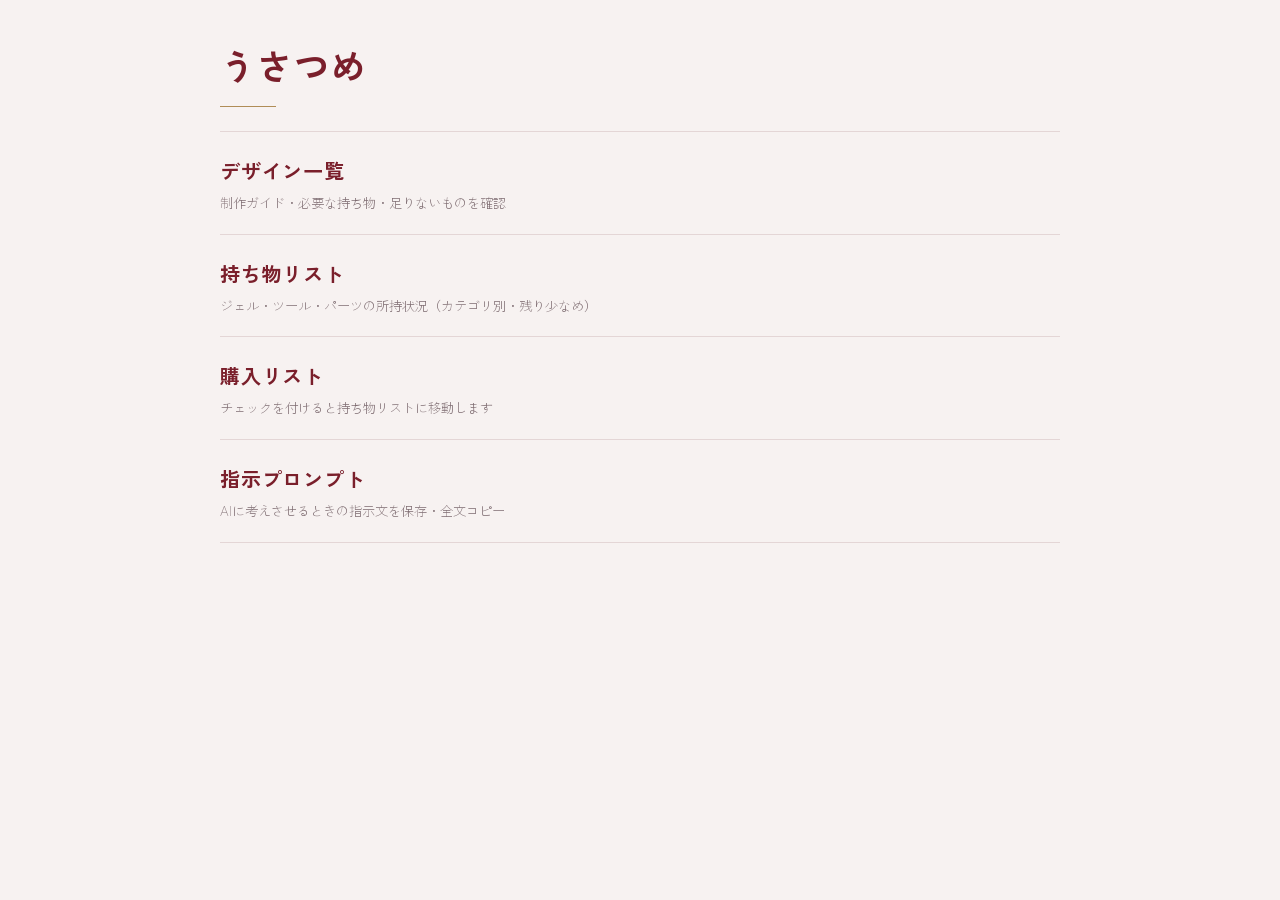
<file: index.html>
<!DOCTYPE html>
<html lang="ja">
<head>
  <meta charset="UTF-8">
  <meta name="viewport" content="width=device-width, initial-scale=1.0">
  <title>うさつめ</title>
  <link rel="stylesheet" href="assets/style.css?v=202611112114">
</head>
<body>
  <h1>うさつめ</h1>
  <ul class="menu">
    <li>
      <a href="designs/index.html">
        <span class="title">デザイン一覧</span>
        <span>制作ガイド・必要な持ち物・足りないものを確認</span>
      </a>
    </li>
    <li>
      <a href="tools/index.html">
        <span class="title">持ち物リスト</span>
        <span>ジェル・ツール・パーツの所持状況（カテゴリ別・残り少なめ）</span>
      </a>
    </li>
    <li>
      <a href="tools/shopping.html">
        <span class="title">購入リスト</span>
        <span>チェックを付けると持ち物リストに移動します</span>
      </a>
    </li>
    <li>
      <a href="prompts/index.html">
        <span class="title">指示プロンプト</span>
        <span>AIに考えさせるときの指示文を保存・全文コピー</span>
      </a>
    </li>
  </ul>

  <div id="lowbox" class="lowbox" hidden>
    <h2>残り少なめ（補充が必要）</h2>
    <ul id="lowlist"></ul>
    <p style="margin:10px 0 0"><a href="tools/shopping.html">購入リストで補充する</a></p>
  </div>

  <script src="assets/config.js?v=202611112114"></script>
  <script src="assets/app.js?v=202611112114"></script>
  <script>
    (async () => {
      if (!ND.configured()) return;
      try {
        await ND.listFast(null, items => {
          const low = items.filter(i => i.status === '持ち物' && i.low);
          document.querySelector('#lowlist').innerHTML = low
            .map(i => `<li>${ND.esc(i.name)}${i.color ? '（' + ND.esc(i.color) + '）' : ''}</li>`).join('');
          document.querySelector('#lowbox').hidden = !low.length;
        });
      } catch (e) { /* 読み込めなくてもトップは表示する */ }
    })();
  </script>
</body>
</html>
</file>
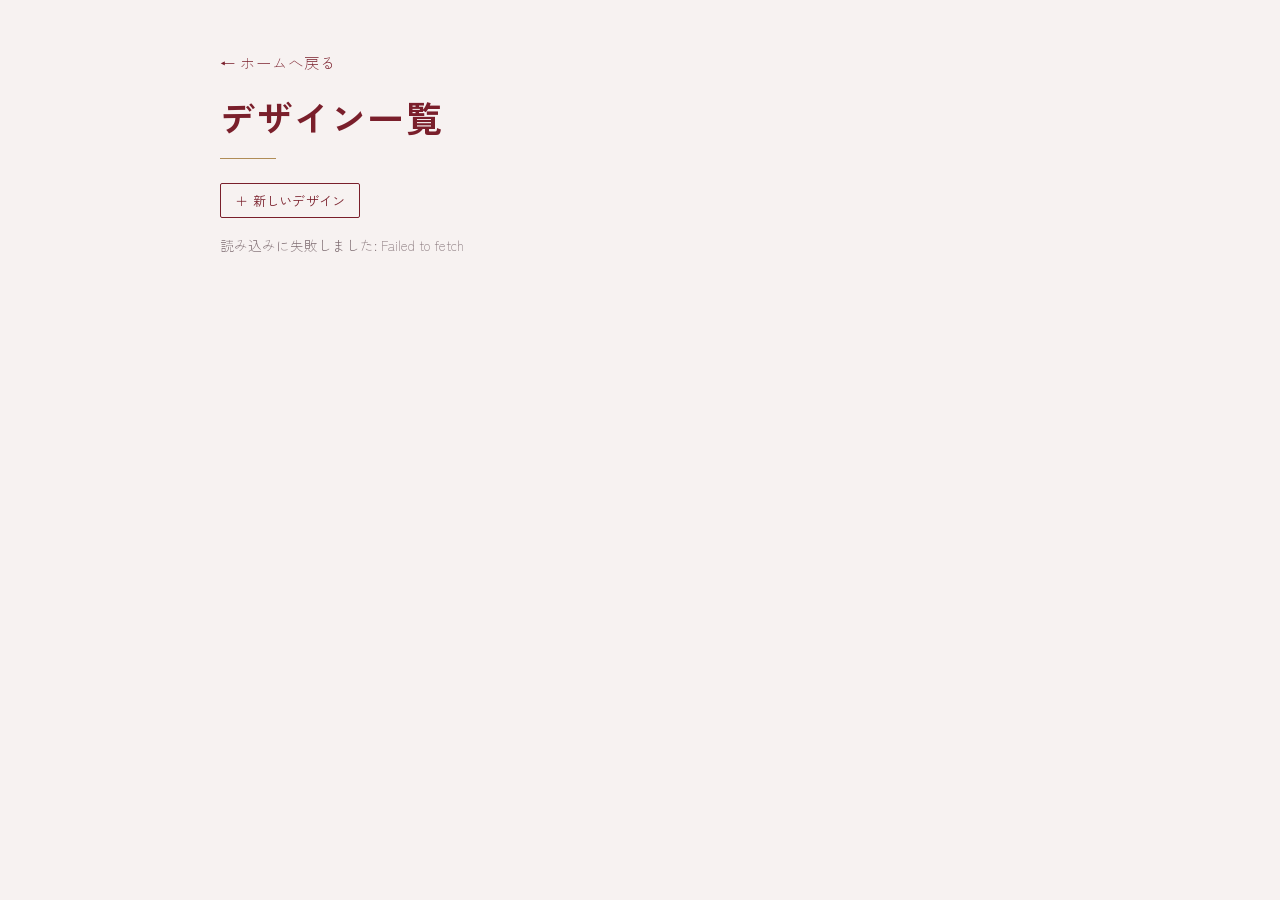
<file: designs/index.html>
<!DOCTYPE html>
<html lang="ja">
<head>
  <meta charset="UTF-8">
  <meta name="viewport" content="width=device-width, initial-scale=1.0">
  <title>デザイン一覧</title>
  <link rel="stylesheet" href="../assets/style.css?v=202611112114">
  <style>
    .design { border-top: 1px solid var(--line); padding: 14px 0 0; margin-bottom: 8px; }
    .design > summary {
      cursor: pointer; list-style: none; font-family: var(--serif); font-weight: 700; font-size: 1.12rem;
      color: var(--bordeaux); letter-spacing: .03em; padding: 4px 0 10px;
    }
    .design > summary::-webkit-details-marker { display: none; }
    .design > summary::after { content: '＋'; float: right; color: var(--muted); font-family: var(--sans); }
    .design[open] > summary::after { content: '－'; }
    .design-body { padding: 4px 0 18px; }
    .design-body h3 { font-family: var(--serif); font-weight: 600; font-size: .98rem; margin: 22px 0 8px; color: var(--ink); }
    .steps { display: grid; grid-template-columns: repeat(auto-fill, minmax(260px, 1fr)); gap: 18px; }
    .step img { width: 100%; height: auto; display: block; border: 1px solid var(--line); background: var(--surface); }
    .step .empty-img { border: 1px dashed var(--line); padding: 36px 0; text-align: center; color: var(--muted); font-size: .85rem; }
    .step figcaption { font-size: .8rem; color: var(--muted); margin: 8px 0 6px; }
    .step input[type=file] { display: none; }
    .guide-link { font-size: .85rem; }

    /* 使うもの：丸い写真で並べる */
    .uses { display: grid; grid-template-columns: repeat(auto-fill, minmax(70px, 1fr)); gap: 14px 8px; margin: 6px 0 10px; }
    .use { min-width: 0; text-align: center; position: relative; }
    .use .ph {
      display: block; width: 54px; height: 54px; margin: 2px auto 6px; border-radius: 50%; object-fit: cover;
      background: var(--surface); border: 1px dashed var(--gold);
    }
    .use img.ph { border: 0; box-shadow: 0 0 0 1px var(--line), 0 0 0 3px var(--paper), 0 0 0 4px rgba(176,141,87,.55); }
    .use .nm { display: block; font-size: .66rem; line-height: 1.4; color: var(--muted); white-space: nowrap; overflow: hidden; text-overflow: ellipsis; }
    .use.not-owned .ph { opacity: .45; }
    .use .buy { display: inline-block; font-size: .6rem; color: var(--bordeaux); border: 1px solid var(--bordeaux); border-radius: 999px; padding: 0 6px; margin-top: 2px; }
    .uses-empty { color: var(--muted); font-size: .85rem; margin: 4px 0 8px; }
    .choose { border-radius: 999px; font-size: .8rem; padding: 6px 14px; }

    /* 使うものを選ぶシート */
    #picker {
      margin: auto auto 0; width: 100%; max-width: 560px; max-height: 92dvh;
      padding: 0; border: 0; border-radius: 18px 18px 0 0; overflow: hidden;
      background: var(--surface); box-shadow: 0 -10px 30px rgba(42, 28, 32, .12);
    }
    #picker[open] { animation: nd-up .25s ease-out; }
    #picker .wrap { display: flex; flex-direction: column; max-height: 92dvh; }
    #picker .pick-body { flex: 1; overflow-y: auto; overscroll-behavior: contain; padding: 4px 20px 16px; }
    #picker h4 { font-size: .85rem; color: var(--bordeaux); margin: 16px 0 10px; font-weight: 700; }
    #picker .grid2 { display: grid; grid-template-columns: repeat(auto-fill, minmax(70px, 1fr)); gap: 14px 8px; }
    #picker .opt { min-width: 0; padding: 0; border: 0; background: transparent; text-align: center; position: relative; border-radius: 0; color: var(--ink); }
    #picker .opt:hover { background: transparent; color: var(--ink); }
    #picker .opt .ph { display: block; width: 54px; height: 54px; margin: 4px auto 6px; border-radius: 50%; object-fit: cover; background: var(--paper); border: 1px dashed var(--gold); transition: box-shadow .15s; }
    #picker .opt img.ph { border: 0; box-shadow: 0 0 0 1px var(--line); }
    #picker .opt .nm { display: block; font-size: .66rem; line-height: 1.4; color: var(--muted); white-space: nowrap; overflow: hidden; text-overflow: ellipsis; }
    #picker .opt.on .ph { box-shadow: 0 0 0 3px var(--surface), 0 0 0 5px var(--bordeaux); }
    #picker .opt.on .nm { color: var(--bordeaux); font-weight: 500; }
    #picker .opt .ck {
      position: absolute; top: 0; left: calc(50% + 14px); width: 20px; height: 20px; border-radius: 50%;
      background: var(--bordeaux); color: #fff; font-size: .7rem; line-height: 20px; display: none; border: 2px solid var(--surface);
    }
    #picker .opt.on .ck { display: block; }
    #picker .count { font-size: .78rem; color: var(--muted); font-weight: 400; margin-left: 8px; }
    /* デザインのカード（タップで詳細ページへ） */
    #list { display: grid; gap: 12px; margin-top: 8px; }
    #list { grid-template-columns: repeat(auto-fill, minmax(150px, 1fr)); gap: 18px 12px; }
    .dcard {
      display: flex; flex-direction: column; gap: 8px; padding: 0; border: 0;
      background: transparent; color: var(--ink); text-decoration: none;
    }
    .dcard:hover { border: 0; }
    .dcard img, .dcard .noimg {
      display: block; width: 100%; aspect-ratio: 4 / 5; border-radius: 16px; object-fit: cover; object-position: top;
      background: var(--surface); border: 1px solid var(--line); box-shadow: 0 4px 14px rgba(42, 28, 32, .06);
    }
    .dcard .noimg { border-style: dashed; border-color: var(--gold); }
    .dcard:hover img { box-shadow: 0 6px 18px rgba(122, 31, 43, .14); }
    .dcard .info { display: flex; flex-direction: column; gap: 2px; padding: 0 2px; min-width: 0; }
    .dcard .dname { font-family: var(--serif); font-weight: 700; color: var(--bordeaux); font-size: .95rem; line-height: 1.4; }
    .dcard .prog { display: block; height: 4px; border-radius: 4px; background: var(--line); overflow: hidden; }
    .dcard .prog span { display: block; height: 100%; background: var(--gold); border-radius: 4px; }
    .dcard .meta { font-size: .75rem; }
    .dcard .go { font-size: 1.4rem; color: var(--muted); }
    #new-dlg h4.sub { font-size: .85rem; color: var(--bordeaux); margin: 22px 0 8px; font-weight: 700; }
    .buys { list-style: none; padding: 0; margin: 0 0 10px; }
    .buys li { display: flex; align-items: center; gap: 10px; padding: 8px 0; border-bottom: 1px solid var(--line); font-size: .9rem; }
    .buys li span { flex: 1; min-width: 0; }
    .buys li small { display: block; color: var(--muted); font-size: .75rem; }
    .buys li button { border: 0; background: transparent; color: var(--muted); font-size: 1.1rem; padding: 2px 8px; }
    .buys li button:hover { background: transparent; color: var(--bordeaux); }
    .thumbpick { display: flex; align-items: center; gap: 12px; margin-top: 6px; }
    .tprev { width: 64px; height: 80px; border-radius: 10px; border: 1px dashed var(--gold); background: var(--paper); flex-shrink: 0; overflow: hidden; }
    .tprev img { width: 100%; height: 100%; object-fit: cover; display: block; }
    .thumbpick input { margin-top: 0 !important; }
  </style>
</head>
<body>
  <p><a href="../index.html">← ホームへ戻る</a></p>
  <h1>デザイン一覧</h1>
  <p><button id="newbtn">＋ 新しいデザイン</button></p>

  <div id="list"></div>


  <p id="msg" class="note"></p>

  <script src="../assets/config.js?v=202611112114"></script>
  <script src="../assets/app.js?v=202611112114"></script>
  <script>
    const $ = s => document.querySelector(s);
    let items = [];
    let images = []; // 差し替えた指示画像（シート designimages）
    const KINDS = ['ジェル', 'パーツ'];
    const photoSrc = p => /^(https?:|data:)/.test(p) ? p : '../' + p;
    const ph = i => i.photo && !String(i.photo).startsWith('text:')
      ? `<img class="ph" src="${ND.esc(photoSrc(i.photo))}" alt="" loading="lazy">`
      : '<span class="ph"></span>';

    // デザインキー → 表示名・ガイドページ・既定の指示画像
    const DESIGNS = {
      harvard: {
        name: 'Harvard Law Chic（SET02）',
        page: 'harvard-law-chic/index.html',
        defaults: {
          STEP2A: 'harvard-law-chic/images/right-hand-step2a.png',
          STEP2B: 'harvard-law-chic/images/left-hand-step2b.png'
        }
      }
    };

    // 指示画像の枠（どのデザインでも2枚）
    const SLOTS = [
      { slot: 'STEP2A', label: 'STEP 2A（右手）' },
      { slot: 'STEP2B', label: 'STEP 2B（左手）' }
    ];

    async function reload() {
      if (!ND.configured()) {
        $('#msg').textContent = 'まだ設定されていません。';
        return;
      }
      try {
        let loaded = false;
        await Promise.all([
          ND.listFast(null, d => { items = d; loaded = true; render(); }),
          ND.listFast('designimages', d => { images = d; if (loaded) render(); }).catch(() => { images = []; })
        ]);
      } catch (e) {
        $('#msg').textContent = '読み込みに失敗しました: ' + e.message;
      }
    }

    // 枠ごとの画像URL：差し替えたもの → 既定の画像 の順
    // 大きな画像は 45,000 文字ずつ「STEP2A#0, #1…」に分けて保存し、本体には「chunks:個数」を入れる
    function imageFor(key, slot) {
      const hit = images.find(x => x.design === key && x.slot === slot);
      const url = hit ? String(hit.url ?? '') : '';
      if (url.startsWith('chunks:')) {
        const n = parseInt(url.slice(7), 10);
        const parts = [];
        for (let k = 0; k < n; k++) {
          const c = images.find(x => x.design === key && x.slot === `${slot}#${k}`);
          if (!c) return '';
          parts.push(String(c.url));
        }
        return parts.join('');
      }
      if (url) return url;
      const d = DESIGNS[key];
      return d && d.defaults && d.defaults[slot] ? d.defaults[slot] : '';
    }

    // デザインの名前・削除の印は、指示画像と同じ表（designimages）に NAME / HIDDEN として持つ
    const metaOf = (key, slot) => String((images.find(x => x.design === key && x.slot === slot) || {}).url ?? '');
    const nameOf = key => metaOf(key, 'NAME') || (DESIGNS[key] || {}).name || key;
    const isHidden = key => metaOf(key, 'HIDDEN') === '1';
    function setMeta(key, slot, url) {
      const hit = images.find(x => x.design === key && x.slot === slot);
      if (hit) hit.url = url; else images.push({ design: key, slot, url });
    }

    function render() {
      const keys = [...new Set([...Object.keys(DESIGNS), ...items.flatMap(ND.designsOf), ...images.map(x => x.design)])]
        .filter(k => k && !isHidden(k));
      if (!keys.length) {
        $('#list').innerHTML = '<p class="done">まだありません。</p>';
        return;
      }
      $('#list').innerHTML = keys.map(key => {
        const d = DESIGNS[key] || { name: key };
        const need = items.filter(i => i.status !== '削除' && KINDS.includes(i.category) && ND.designsOf(i).includes(key));
        const have = need.filter(i => i.status === '持ち物');
        const src = metaOf(key, 'THUMB') || imageFor(key, SLOTS[0].slot);
        const pct = need.length ? Math.round(have.length / need.length * 100) : 0;
        return `
          <a class="dcard" href="view.html?d=${encodeURIComponent(key)}">
            ${src ? `<img src="${ND.esc(src)}" alt="" loading="lazy">` : '<span class="noimg"></span>'}
            <span class="info">
              <span class="dname">${ND.esc(nameOf(key))}</span>
              <span class="meta">持っている ${have.length} / ${need.length}</span>
            </span>
          </a>`;
      }).join('');
    }

    const useTile = i => `
      <div class="use${i.status === '持ち物' ? '' : ' not-owned'}">
        ${ph(i)}
        <span class="nm">${ND.esc(i.name)}</span>
        ${i.status === '持ち物' ? '' : '<span class="buy">未購入</span>'}
      </div>`;


    // 使うものを選ぶシート（ジェル・パーツを丸で並べて、タップで選ぶ）
    function openPicker(selected, title, onDone) {
      document.querySelector('#picker')?.remove();
      const sel = new Set(selected);
      const d = document.createElement('dialog');
      d.id = 'picker';
      const opt = i => `<button type="button" class="opt${sel.has(i.id) ? ' on' : ''}" data-id="${ND.esc(i.id)}" aria-pressed="${sel.has(i.id)}">
          ${ph(i)}<span class="ck">✓</span><span class="nm">${ND.esc(i.name)}</span></button>`;
      const section = c => {
        const list = items.filter(i => i.category === c && i.status !== '削除');
        list.sort((a, b) => (a.status === '持ち物' ? 0 : 1) - (b.status === '持ち物' ? 0 : 1));
        return list.length ? `<h4>${c}</h4><div class="grid2">${list.map(opt).join('')}</div>` : '';
      };
      d.innerHTML = `<div class="wrap">
          <div class="form-head"><h3>${ND.esc(title)}<span class="count"></span></h3></div>
          <div class="pick-body">${KINDS.map(section).join('')}</div>
          <div class="form-foot"><button type="button" data-act="cancel">キャンセル</button><button type="button" data-act="ok" style="background:var(--bordeaux);color:#fff">決定</button></div>
        </div>`;
      document.body.appendChild(d);
      const count = () => { d.querySelector('.count').textContent = sel.size + '個'; };
      count();
      d.addEventListener('click', e => {
        if (e.target === d) return d.close();
        const o = e.target.closest('.opt');
        if (o) {
          const id = o.dataset.id;
          sel.has(id) ? sel.delete(id) : sel.add(id);
          o.classList.toggle('on', sel.has(id));
          o.setAttribute('aria-pressed', sel.has(id));
          return count();
        }
        const act = e.target.closest('[data-act]')?.dataset.act;
        if (act === 'cancel') d.close();
        if (act === 'ok') { d.close(); onDone(sel); }
      });
      d.showModal();
    }

    // デザインに使うものを保存（変わった持ち物の designs 列だけ書き換える）
    function applyUses(key, sel) {
      const changed = [];
      items.filter(i => KINDS.includes(i.category)).forEach(i => {
        const keys = ND.designsOf(i);
        const has = keys.includes(key), want = sel.has(i.id);
        if (has === want) return;
        const next = want ? [...keys, key] : keys.filter(k => k !== key);
        i.designs = next.join(', ');
        changed.push(i);
      });
      if (!changed.length) return;
      render();
      ND.later(async () => {
        for (const i of changed) await ND.send('update', { id: i.id, fields: { designs: i.designs } });
      }, reload);
    }

    $('#list').addEventListener('click', e => {
      const b = e.target.closest('button[data-choose]');
      if (!b) return;
      const key = b.dataset.choose;
      const d = DESIGNS[key] || { name: key };
      const current = items.filter(i => ND.designsOf(i).includes(key)).map(i => i.id);
      openPicker(current, d.name, sel => applyUses(key, sel));
    });


    // 「写真を入れる」ボタンで、対応する入力欄を開く
    $('#list').addEventListener('click', e => {
      const b = e.target.closest('button[data-act="pick"]');
      if (!b) return;
      const input = b.parentElement.querySelector('input[type=file]');
      input.click();
    });

    // 写真を選んだら、軽くしてドライブに保存し、枠に登録する
    $('#list').addEventListener('change', async e => {
      const input = e.target;
      if (input.type !== 'file') return;
      const file = input.files[0];
      if (!file) return;
      $('#msg').textContent = '写真を軽くして保存しています…';
      try {
        const url = await ND.uploadPhoto(file);
        await ND.send('setDesignImage', { design: input.dataset.design, slot: input.dataset.slot, url });
        $('#msg').textContent = '指示画像を入れ替えました。';
        await reload();
      } catch (err) {
        $('#msg').textContent = '保存できませんでした: ' + err.message;
      }
      input.value = '';
    });

    // 新しいデザイン：名前とサムネイルを入れたら、デザインのページで「使うもの」を入力する
    $('#newbtn').onclick = () => {
      document.querySelector('#new-dlg')?.remove();
      const d = document.createElement('dialog');
      d.id = 'new-dlg';
      d.innerHTML = `<form>
          <div class="form-head" tabindex="-1" autofocus><h3>新しいデザイン</h3></div>
          <div class="form-body">
            <label>デザイン名<input name="name" required></label>
            <label>サムネイル写真<span class="thumbpick"><span class="tprev" data-tprev></span><input type="file" accept="image/*" name="thumb"></span></label>
          </div>
          <div class="form-foot"><button type="button" data-x>キャンセル</button><button type="submit">次へ（使うものを入力）</button></div>
        </form>`;
      document.body.appendChild(d);
      let thumb = '';
      d.querySelector('[data-x]').onclick = () => d.close();
      d.querySelector('input[name=thumb]').addEventListener('change', async e => {
        const f = e.target.files[0];
        if (!f) return;
        e.target.value = '';
        const out = await ND.cropImage(await ND.imageData(f, 1600, .9));
        if (!out) return;
        thumb = out;
        d.querySelector('[data-tprev]').innerHTML = `<img src="${thumb}" alt="">`;
      });
      d.querySelector('form').onsubmit = async e => {
        e.preventDefault();
        const name = new FormData(e.target).get('name').trim();
        if (!name) return;
        const key = 'd' + Date.now().toString(36);
        const btn = d.querySelector('button[type=submit]');
        btn.disabled = true;
        btn.textContent = '作成しています…';
        try {
          await ND.send('setDesignImage', { design: key, slot: 'NAME', url: name });
          if (thumb) await ND.send('setDesignImage', { design: key, slot: 'THUMB', url: thumb });
          location.href = `view.html?d=${encodeURIComponent(key)}&setup=1`;
        } catch (err) {
          alert('作成できませんでした: ' + err.message);
          btn.disabled = false;
          btn.textContent = '次へ（使うものを入力）';
        }
      };
      d.showModal();
    };

    reload();
  </script>
</body>
</html>
</file>
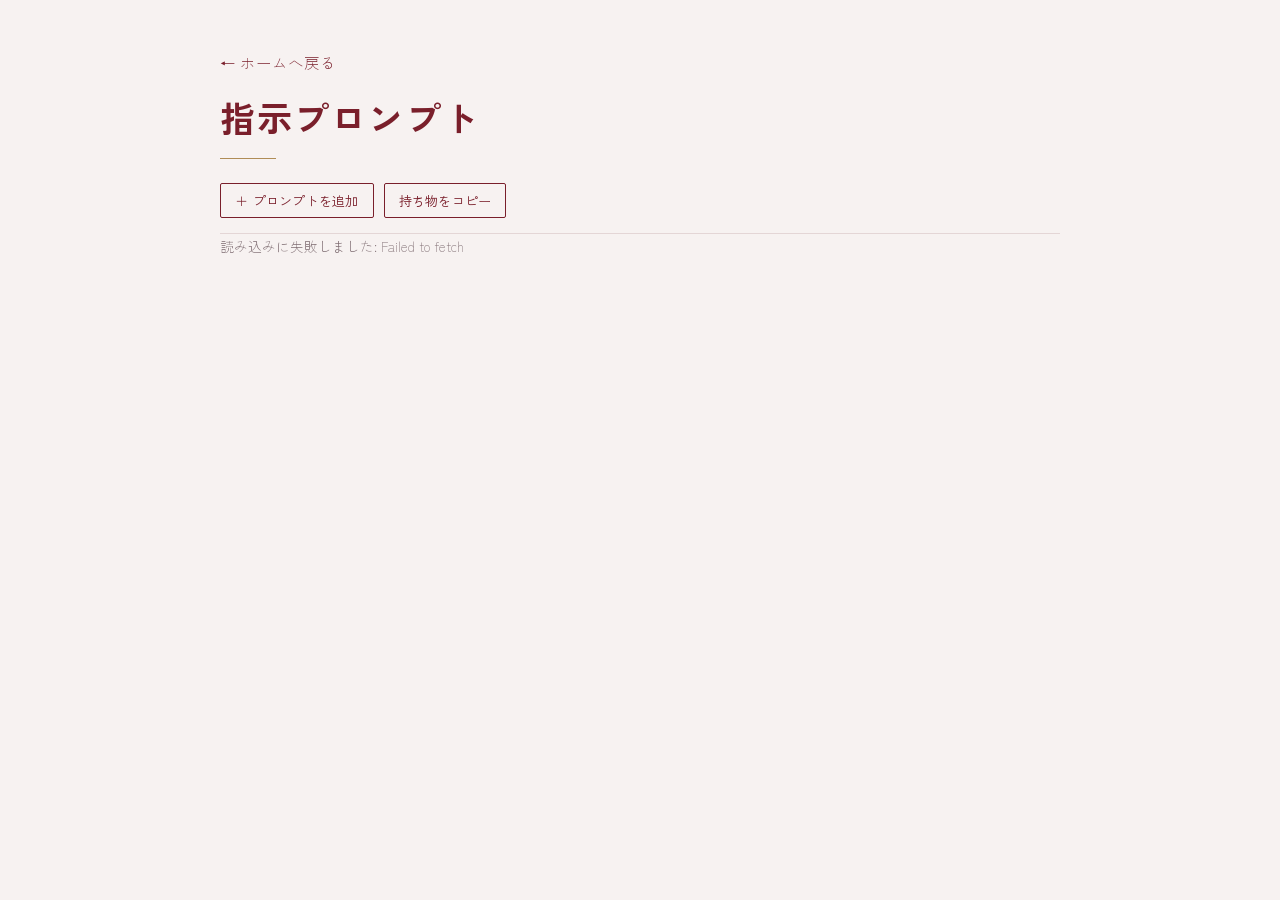
<file: prompts/index.html>
<!DOCTYPE html>
<html lang="ja">
<head>
  <meta charset="UTF-8">
  <meta name="viewport" content="width=device-width, initial-scale=1.0">
  <title>指示プロンプト</title>
  <link rel="stylesheet" href="../assets/style.css?v=202611112114">
  <style>
    /* タイトルだけの一覧。タップで本文とボタンが開く */
    #list { border-bottom: 1px solid var(--line); }
    .prompt { padding: 0; }
    .prompt .ttl {
      display: flex; width: 100%; align-items: center; gap: 10px; text-align: left;
      border: 0; border-radius: 0; background: transparent; color: var(--ink);
      padding: 15px 2px; font-family: var(--serif); font-weight: 700; font-size: 1rem; letter-spacing: .03em;
    }
    .prompt .ttl:hover { background: transparent; color: var(--bordeaux); }
    .prompt .ttl span { flex: 1; }
    .prompt .ttl::after { content: '＋'; font-family: var(--sans); font-weight: 300; color: var(--muted); }
    .prompt.open .ttl::after { content: '－'; }
    .prompt .body { display: none; padding: 0 0 18px; }
    .prompt.open .body { display: block; }
    .prompt.open pre { max-height: none; margin-top: 12px; }
    .prompt .actions { margin: 0; }
    .topbtns button { margin-right: 6px; }
    mark.inv {
      background: #fbdbe2; color: var(--bordeaux); font-weight: 500;
      padding: 0 6px; border-radius: 999px; font-size: .9em;
    }
    /* 編集画面：重ねて出さず、ふつうのページとして表示（iPhone でカーソルやタップがずれないように） */
    body.editing #main { display: none; }
    body.editing { padding-top: 0; }
    .ed-bar button[type=submit], .ed-bar .primary { background: var(--bordeaux); color: #fff; border-color: var(--bordeaux); }
    #pr-edit[hidden] { display: none; }
    .ed-bar {
      position: sticky; top: 0; z-index: 5; display: flex; align-items: center; gap: 10px;
      margin: 0 -20px 14px; padding: 10px 20px; background: var(--surface, #fff);
      border-bottom: 1px solid var(--line);
    }
    .ed-bar h3 { flex: 1; margin: 0 !important; text-align: center; font-size: 1rem; }
    .ed-bar button { padding: 8px 16px; border-radius: 10px; font-size: .92rem; }
    #pr-edit label { display: block; margin-top: 12px; }
    #pr-edit input, #pr-edit textarea { font-size: 16px; width: 100%; box-sizing: border-box; }
    #pr-edit textarea { resize: none; overflow: hidden; line-height: 1.7; min-height: 40vh; }
    .ed-label { display: flex; align-items: center; justify-content: space-between; margin-top: 16px; }
    /* 持ち物を選んでコピー */
    body.picking #main { display: none; }
    body.picking { padding-top: 0; }
    #pick[hidden] { display: none; }
    #pick h2 { display: flex; align-items: baseline; justify-content: space-between; font-size: 1rem; margin: 18px 0 10px; border: 0; padding: 0; }
    #pick h2 button { border: 0; background: transparent; padding: 2px 0; font-size: .8rem; color: var(--bordeaux); text-decoration: underline; text-underline-offset: 3px; }
    .pk-grid { display: grid; grid-template-columns: repeat(4, minmax(0, 1fr)); gap: 14px 10px; }
    .pk {
      position: relative; display: flex; flex-direction: column; align-items: center; gap: 5px;
      border: 0; background: transparent; padding: 0; color: var(--ink); min-width: 0;
    }
    .pk:hover { background: transparent; }
    .pk .ph {
      width: 60px; height: 60px; border-radius: 50%; object-fit: cover; display: grid; place-items: center;
      background: #f3e9ea; border: 2px solid transparent; outline: 2px solid transparent; outline-offset: 2px;
      font-size: .72rem; color: var(--bordeaux); overflow: hidden; transition: opacity .15s;
    }
    .pk.part .ph { border-radius: 12px; }
    .pk .nm { font-size: .68rem; line-height: 1.35; width: 100%; text-align: center; color: var(--muted);
      display: -webkit-box; -webkit-line-clamp: 2; -webkit-box-orient: vertical; overflow: hidden; }
    .pk:not(.on) .ph { opacity: .35; }
    .pk:not(.on) .nm { opacity: .55; }
    .pk.on .ph { outline-color: var(--bordeaux); }
    .pk.on::after {
      content: '✓'; position: absolute; top: -4px; right: calc(50% - 36px); width: 20px; height: 20px; border-radius: 50%;
      background: var(--bordeaux); color: #fff; font-size: .7rem; display: grid; place-items: center;
    }
    .insert button { font-size: .8rem; padding: 5px 12px; border-radius: 999px; }
  </style>
</head>
<body>
  <div id="main">
  <p><a href="../index.html">← ホームへ戻る</a></p>
  <h1>指示プロンプト</h1>
  <p class="topbtns"><button id="add">＋ プロンプトを追加</button> <button id="copyinv">持ち物をコピー</button></p>

  <div id="list"></div>
  <p id="msg" class="note"></p>
  </div>

  <div id="pick" hidden>
    <div class="ed-bar">
      <button type="button" id="pk-cancel">キャンセル</button>
      <h3 id="pk-head">持ち物を選ぶ</h3>
      <button type="button" id="pk-copy" class="primary">コピー</button>
    </div>
    <div id="pk-list"></div>
  </div>

  <form id="pr-edit" hidden>
    <div class="ed-bar">
      <button type="button" id="pr-cancel">キャンセル</button>
      <h3 id="pr-head">編集</h3>
      <button type="submit">保存</button>
    </div>
    <label>タイトル<input name="title" required></label>
    <div class="ed-label"><span>プロンプト本文</span><span class="insert"><button type="button" id="pr-inv">＋ 持ち物を差し込む</button></span></div>
    <textarea name="body" required aria-label="プロンプト本文"></textarea>
  </form>

  <script src="../assets/config.js?v=202611112114"></script>
  <script src="../assets/app.js?v=202611112114"></script>
  <script>
    const $ = s => document.querySelector(s);
    let prompts = [];
    let items = [];   // 持ち物（{持ち物} の差し込み用）
    const TOKEN_INV = '{持ち物}';
    const fill = body => String(body || '').split(TOKEN_INV).join(ND.inventoryText(items));

    async function reload() {
      if (!ND.configured()) {
        $('#msg').textContent = 'まだ設定されていません。';
        return;
      }
      try {
        await Promise.all([
          ND.listFast('prompts', d => { prompts = d; render(); }),
          ND.listFast(null, d => { items = d; })
        ]);
      } catch (e) {
        $('#msg').textContent = '読み込みに失敗しました: ' + e.message;
      }
    }

    function render() {
      $('#list').innerHTML = prompts.length
        ? prompts.map(p => `
            <div class="prompt" data-id="${ND.esc(p.id)}">
              <button type="button" class="ttl" data-act="toggle"><span>${ND.esc(p.title || '（無題）')}</span></button>
              <div class="body">
                <div class="actions">
                  <button data-act="copy">全文コピー</button>
                  ${String(p.body).includes(TOKEN_INV) ? '<button data-act="pick">選んでコピー</button>' : ''}
                  <button data-act="edit">編集</button>
                  <button data-act="delete">削除</button>
                </div>
                <pre>${ND.esc(p.body).split(ND.esc(TOKEN_INV)).join('<mark class="inv">持ち物</mark>')}</pre>
              </div>
            </div>`).join('')
        : '<p class="empty">まだありません。</p>';
    }

    // 全文コピー・全文表示・編集・削除
    $('#list').addEventListener('click', async e => {
      const b = e.target.closest('button[data-act]');
      if (!b) return;
      const card = b.closest('.prompt');
      const p = prompts.find(x => x.id === card.dataset.id);
      if (!p) return;

      if (b.dataset.act === 'toggle') {
        card.classList.toggle('open');
        return;
      }
      if (b.dataset.act === 'copy') {
        await ND.copyText(fill(p.body));
        b.textContent = 'コピーしました';
        setTimeout(() => { b.textContent = '全文コピー'; }, 1500);
        return;
      }
      if (b.dataset.act === 'pick') {
        return openPick(p);
      }
      if (b.dataset.act === 'edit') {
        return openForm(p);
      }
      if (b.dataset.act === 'delete') {
        if (!confirm(`「${p.title || '（無題）'}」を削除しますか？`)) return;
        prompts = prompts.filter(x => x !== p);
        render();
        ND.later(() => ND.send('deletePrompt', { id: p.id }), reload);
      }
    });

    // 追加・編集（ページを切り替えて表示）
    const form = $('#pr-edit'), ta = form.querySelector('textarea');
    let editing = null, backY = 0;
    const grow = () => { ta.style.height = 'auto'; ta.style.height = ta.scrollHeight + 'px'; };
    ta.addEventListener('input', grow);

    function openForm(p) {
      editing = p;
      backY = scrollY;
      $('#pr-head').textContent = p ? '編集' : '追加';
      form.title.value = p?.title || '';
      ta.value = p?.body || '';
      document.body.classList.add('editing');
      form.hidden = false;
      scrollTo(0, 0);
      grow();
    }
    function closeForm() {
      form.hidden = true;
      document.body.classList.remove('editing');
      document.activeElement?.blur();
      scrollTo(0, backY);
    }
    $('#pr-cancel').onclick = closeForm;
    // カーソルの位置に {持ち物} を入れる（コピーするとき今の持ち物一覧に置き換わる）
    $('#pr-inv').addEventListener('pointerdown', e => e.preventDefault()); // 押してもキーボードが閉じない
    $('#pr-inv').onclick = () => {
      const a = ta.selectionStart ?? ta.value.length, b = ta.selectionEnd ?? a;
      ta.value = ta.value.slice(0, a) + TOKEN_INV + ta.value.slice(b);
      ta.focus();
      ta.setSelectionRange(a + TOKEN_INV.length, a + TOKEN_INV.length);
      grow();
    };
    form.onsubmit = e => {
      e.preventDefault();
      const p = editing;
      const fields = { title: form.title.value.trim(), body: ta.value.trim() };
      if (p) {
        Object.assign(p, fields);
        ND.later(() => ND.send('updatePrompt', { id: p.id, ...fields }), reload);
      } else {
        prompts.push({ id: 'tmp' + Date.now(), ...fields });
        ND.later(() => ND.send('addPrompt', fields), reload);
      }
      render();
      closeForm();
    };

    // 持ち物を選んでコピー（前回選んだものを覚えておく）
    const photoSrc = ph => /^(https?:|data:)/.test(ph) ? ph : '../' + ph;
    const pickKey = p => 'nd_pick_' + p.id;
    let picking = null, chosen = new Set();
    function openPick(p) {
      picking = p;
      backY = scrollY;
      const mine = items.filter(i => i.status === '持ち物');
      let saved = null;
      try { saved = JSON.parse(localStorage.getItem(pickKey(p)) || 'null'); } catch {}
      chosen = new Set(saved ? saved.filter(id => mine.some(i => i.id === id)) : []);
      const tile = i => {
        const ph = String(i.photo || '');
        const vis = ph.startsWith('text:') ? `<span class="ph">${ND.esc(ph.slice(5))}</span>`
          : ph ? `<img class="ph" src="${ND.esc(photoSrc(ph))}" alt="" loading="lazy">` : '<span class="ph"></span>';
        return `<button type="button" class="pk ${i.category === 'パーツ' ? 'part' : ''} ${chosen.has(i.id) ? 'on' : ''}" data-id="${ND.esc(i.id)}" aria-pressed="${chosen.has(i.id)}">${vis}<span class="nm">${ND.esc(i.name)}</span></button>`;
      };
      $('#pk-list').innerHTML = ['ジェル', 'パーツ'].map(c => {
        const g = mine.filter(i => i.category === c);
        return g.length ? `<h2>${c}<button type="button" data-all="${c}">すべて選ぶ</button></h2><div class="pk-grid">${g.map(tile).join('')}</div>` : '';
      }).join('') || '<p class="empty">持ち物がまだありません。</p>';
      refreshPick();
      document.body.classList.add('picking');
      $('#pick').hidden = false;
      scrollTo(0, 0);
    }
    function refreshPick() {
      document.querySelectorAll('#pick .pk').forEach(el => {
        const on = chosen.has(el.dataset.id);
        el.classList.toggle('on', on); el.setAttribute('aria-pressed', on);
      });
      document.querySelectorAll('#pick [data-all]').forEach(btn => {
        const ids = items.filter(i => i.status === '持ち物' && i.category === btn.dataset.all).map(i => i.id);
        btn.textContent = ids.every(id => chosen.has(id)) ? 'すべて外す' : 'すべて選ぶ';
      });
      $('#pk-head').textContent = chosen.size ? `${chosen.size}個 選択中` : '持ち物を選ぶ';
    }
    function closePick() {
      $('#pick').hidden = true;
      document.body.classList.remove('picking');
      scrollTo(0, backY);
    }
    $('#pk-list').addEventListener('click', e => {
      const all = e.target.closest('[data-all]');
      if (all) {
        const ids = items.filter(i => i.status === '持ち物' && i.category === all.dataset.all).map(i => i.id);
        const every = ids.every(id => chosen.has(id));
        ids.forEach(id => every ? chosen.delete(id) : chosen.add(id));
        return refreshPick();
      }
      const t = e.target.closest('.pk');
      if (!t) return;
      chosen.has(t.dataset.id) ? chosen.delete(t.dataset.id) : chosen.add(t.dataset.id);
      refreshPick();
    });
    $('#pk-cancel').onclick = closePick;
    $('#pk-copy').onclick = async e => {
      const b = e.currentTarget;
      if (!chosen.size) { $('#pk-head').textContent = '1つ以上選んでね'; return; }
      const sel = items.filter(i => chosen.has(i.id));
      try { localStorage.setItem(pickKey(picking), JSON.stringify([...chosen])); } catch {}
      await ND.copyText(String(picking.body || '').split(TOKEN_INV).join(ND.inventoryText(sel)));
      b.textContent = 'コピーしました';
      setTimeout(() => { b.textContent = 'コピー'; closePick(); }, 900);
    };

    $('#add').onclick = () => openForm(null);
    $('#copyinv').onclick = async e => {
      const b = e.currentTarget;
      await ND.copyText(ND.inventoryText(items));
      b.textContent = 'コピーしました';
      setTimeout(() => { b.textContent = '持ち物をコピー'; }, 1500);
    };

    reload();
  </script>
</body>
</html>
</file>
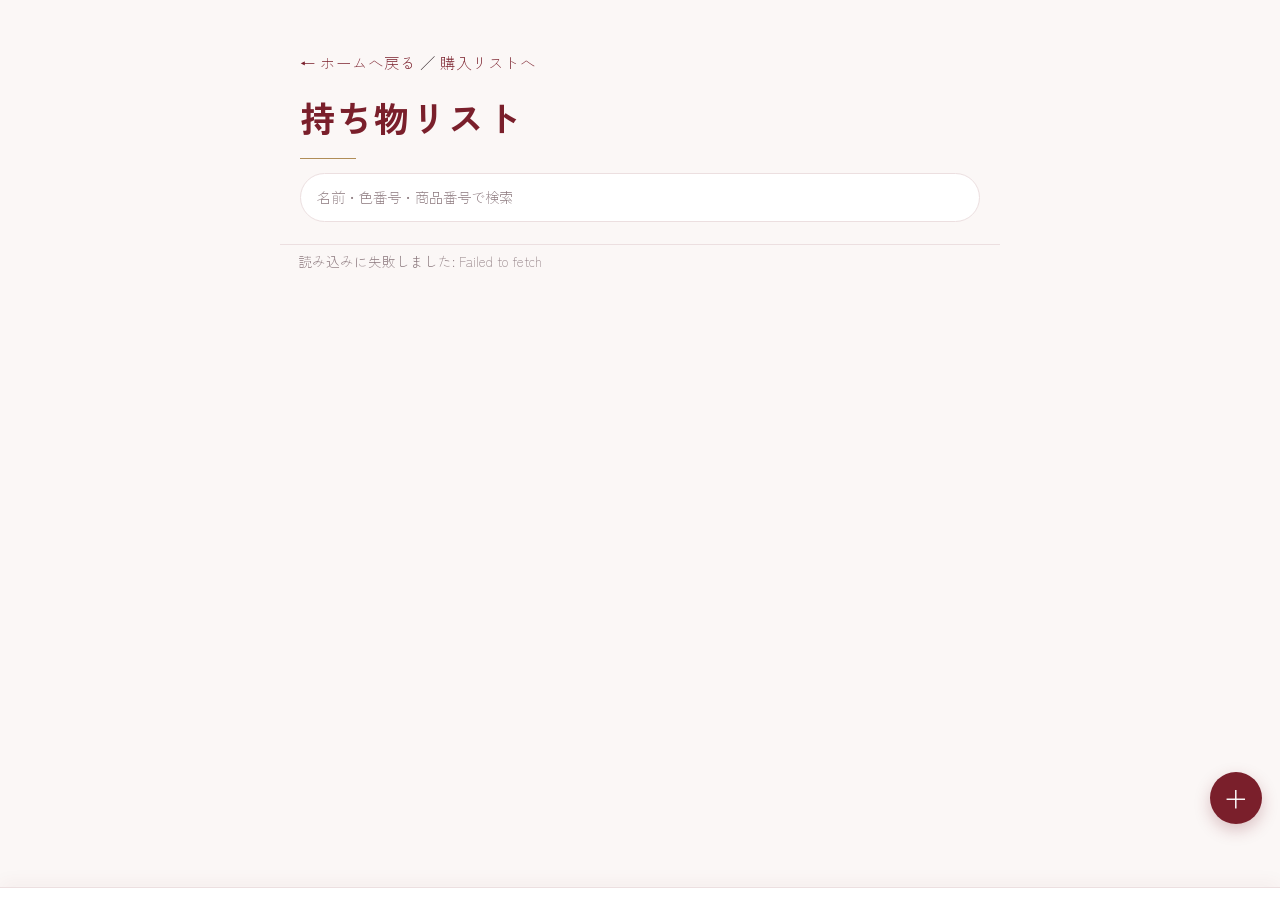
<file: tools/index.html>
<!DOCTYPE html>
<html lang="ja">
<head>
  <meta charset="UTF-8">
  <meta name="viewport" content="width=device-width, initial-scale=1.0, viewport-fit=cover">
  <meta name="theme-color" content="#fbf7f6">
  <title>持ち物リスト</title>
  <link rel="stylesheet" href="../assets/style.css?v=202611112114">
  <style>
    /* 明るい下地。下のボタンで切り替え、タップで詳細シート */
    :root {
      --ink: #2a1c20;
      --muted: #8a777c;
      --paper: #fbf7f6;
      --surface: #ffffff;
      --line: #ecdfe0;
      --bordeaux: #7a1f2b;
      --gold: #b08d57;
      --rose: #b23a4e;
    }
    body { padding: 0 0 96px; max-width: 720px; }
    a { color: var(--bordeaux); }

    /* 上部：タイトルと検索（スクロールしても残る） */
    .top {
      position: sticky; top: 0; z-index: 5; background: var(--paper);
      padding: 10px 20px 10px; border-bottom: 1px solid var(--line);
    }
    /* タイトルはほかのページと同じ（戻るリンク＋見出し） */
    .pagehead { padding: 32px 20px 0; }
    .pagehead h1 { margin-bottom: 4px; }
    .search {
      width: 100%; margin-top: 0; padding: 10px 16px; font: inherit; font-size: .9rem;
      color: var(--ink); background: var(--surface); border: 1px solid var(--line); border-radius: 999px;
    }
    .search::placeholder { color: var(--muted); }
    .search:focus { outline: none; border-color: var(--gold); }
    .chips { display: flex; gap: 6px; overflow-x: auto; margin: 10px -20px 0; padding: 0 20px 2px; scrollbar-width: none; }
    .chips::-webkit-scrollbar { display: none; }
    .chips button {
      flex-shrink: 0; font-size: .74rem; padding: 3px 12px; border-radius: 999px;
      border: 1px solid var(--line); color: var(--ink); background: transparent; white-space: nowrap;
    }
    .chips button:hover { background: transparent; color: var(--bordeaux); }
    .chips button.on { background: var(--bordeaux); border-color: var(--bordeaux); color: #fff; }

    main { padding: 4px 20px 0; }
    .group { margin-top: 22px; }
    .group h2 {
      border: 0; padding: 0; margin: 0 0 12px; font-size: .9rem; color: var(--bordeaux);
      display: flex; align-items: center; gap: 10px; letter-spacing: .06em;
    }
    .group h2::after { content: ''; flex: 1; height: 1px; background: var(--line); }
    .group h2 small { font-family: var(--sans); font-weight: 300; color: var(--muted); font-size: .74rem; }

    /* ジェル：ネイルチップ形の色見本を、色の系統ごとに並べる */
    .tips { display: grid; grid-template-columns: repeat(auto-fill, minmax(76px, 1fr)); gap: 16px 10px; }
    .tip { min-width: 0; padding: 0; border: 0; background: transparent; color: var(--ink); text-align: center; position: relative; border-radius: 0; }
    .tip:hover { background: transparent; color: var(--ink); }
    .tip .shape {
      display: block; width: 62px; height: 62px; margin: 4px auto 8px;
      border-radius: 50%; object-fit: cover;
      border: 1px dashed var(--gold); background: var(--surface);
    }
    .tip img.shape { border: 0; box-shadow: 0 0 0 1px var(--line), 0 0 0 4px var(--paper), 0 0 0 5px rgba(176,141,87,.6); }
    .tip:hover .shape, .tip:focus-visible .shape { transform: translateY(-2px); }
    .tip .shape { transition: transform .2s; }
    /* ジェルの質感（写真の下に #ツヤ など） */
    .tx { display: block; white-space: nowrap; overflow: hidden; text-overflow: ellipsis; font-size: .68rem; line-height: 1.5; color: var(--bordeaux); letter-spacing: .02em; }
    /* 文字の見本（ベース・トップなど） */
    .lbl {
      display: flex !important; align-items: center; justify-content: center;
      border: 0 !important; color: var(--bordeaux); font-weight: 700; letter-spacing: .06em;
      background: radial-gradient(circle at 34% 28%, #fff 0 14%, rgba(255,255,255,0) 40%), linear-gradient(145deg, #f7eeec, #e8d3cf) !important;
      box-shadow: 0 0 0 1px var(--line), 0 0 0 4px var(--paper), 0 0 0 5px rgba(176,141,87,.6);
    }
    .tip .lbl { font-size: .74rem; }
    #sheet .lbl { font-size: 1.1rem; cursor: default; }
    .nm { display: block; white-space: nowrap; overflow: hidden; text-overflow: ellipsis; font-size: .7rem; line-height: 1.45; color: var(--muted); }
    /* 少なめ：丸に耳がついただけの、小さなうさぎアイコン（SVG） */
    .usa {
      position: absolute; top: -6px; left: calc(50% + 15px); z-index: 1;
      width: 24px; height: 28px; transform: rotate(10deg);
      filter: drop-shadow(0 2px 3px rgba(122, 31, 43, .22));
    }
    .usa.inline { position: relative; top: auto; left: auto; display: inline-block; flex-shrink: 0; margin: 0 2px 0 6px; transform: none; vertical-align: middle; }

    /* パーツ：仕切りのあるパーツケースのように */
    .tray {
      display: grid; grid-template-columns: repeat(3, minmax(0, 1fr)); gap: 1px;
      background: var(--line); border: 1px solid var(--line); border-radius: 14px; overflow: hidden;
    }
    .cell { min-width: 0; padding: 12px 8px 10px; border: 0; border-radius: 0; background: var(--surface); color: var(--ink); text-align: center; position: relative; }
    .cell:hover { background: var(--paper); color: var(--ink); }
    .cell .sq { display: block; width: 100%; aspect-ratio: 1 / 1; border-radius: 10px; object-fit: cover; background: var(--paper); margin-bottom: 8px; border: 1px dashed var(--gold); }
    .cell img.sq { border: 0; }
    .cell .usa { top: 6px; left: auto; right: 8px; }

    /* ツール・基本用品：細い行 */
    .lines { list-style: none; margin: 0; padding: 0; }
    .lines button {
      display: flex; width: 100%; align-items: center; gap: 12px; text-align: left;
      padding: 12px 2px; border: 0; border-bottom: 1px solid var(--line); border-radius: 0;
      background: transparent; color: var(--ink); font-size: .9rem; font-weight: 300;
    }
    .lines button:hover { background: transparent; color: var(--bordeaux); }
    .lines .mark { width: 6px; height: 6px; border-radius: 50%; background: var(--gold); flex-shrink: 0; }
    .lines .nm2 { flex: 1; }

    .empty { text-align: center; color: var(--muted); padding: 48px 0; }

    /* 下部：カテゴリの切り替え（親指で押しやすい位置） */
    .dock {
      position: fixed; left: 0; right: 0; bottom: 0; z-index: 6;
      display: grid; grid-template-columns: repeat(3, 1fr);
      background: rgba(255, 255, 255, .96); border-top: 1px solid var(--line); box-shadow: 0 -4px 18px rgba(122, 31, 43, .05);
      padding: 6px 6px calc(6px + env(safe-area-inset-bottom));
    }
    .dock button {
      border: 0; border-radius: 10px; background: transparent; color: var(--muted);
      padding: 8px 2px; font-size: .74rem; line-height: 1.3;
    }
    .dock button b { display: block; font-family: var(--serif); font-weight: 700; font-size: .95rem; color: inherit; }
    .dock button:hover { background: transparent; color: var(--ink); }
    .dock button.on { color: var(--bordeaux); background: var(--paper); }

    .add {
      position: fixed; right: 18px; bottom: calc(76px + env(safe-area-inset-bottom)); z-index: 6;
      width: 52px; height: 52px; border-radius: 50%; padding: 0;
      background: var(--bordeaux); border: 0; color: #fff; font-size: 1.6rem; line-height: 1;
      box-shadow: 0 6px 16px rgba(122, 31, 43, .25);
    }
    .add:hover { background: #5c1620; color: #fff; }

    /* 詳細：下からせり上がるシート */
    #sheet {
      margin: auto auto 0; width: 100%; max-width: 560px; max-height: 88vh;
      border: 0; border-radius: 22px 22px 0 0; box-shadow: 0 -10px 30px rgba(42, 28, 32, .12);
      padding: 10px 22px calc(22px + env(safe-area-inset-bottom)); background: var(--surface);
    }
    #sheet[open] { animation: up .28s ease-out; }
    @keyframes up { from { transform: translateY(40px); opacity: 0; } to { transform: none; opacity: 1; } }
    #sheet .grip { width: 40px; height: 4px; border-radius: 4px; background: var(--line); margin: 0 auto 16px; }
    #sheet .hero { display: flex; gap: 18px; align-items: center; }
    #sheet .hero .shape {
      width: 108px; height: 108px; flex-shrink: 0; object-fit: cover; border-radius: 50%;
      background: var(--paper); border: 1px dashed var(--gold); cursor: zoom-in;
    }
    #sheet .hero .shape.round { width: 110px; height: 110px; border-radius: 16px; }
    #sheet .hero img.shape { border: 0; box-shadow: 0 0 0 1px var(--line), 0 0 0 5px var(--surface), 0 0 0 6px rgba(176,141,87,.6); }
    #sheet .hero button.shape { cursor: pointer; color: var(--muted); font-size: .76rem; }
    #sheet h3 { font-family: var(--serif); font-weight: 700; font-size: 1.1rem; color: var(--ink); margin: 0 0 8px; line-height: 1.5; }
    #sheet .tg { display: flex; flex-wrap: wrap; align-items: center; gap: 10px 4px; padding-top: 8px; }
    #sheet .tg span { font-size: .7rem; padding: 0 8px; border-radius: 999px; border: 1px solid var(--line); color: var(--muted); }
    #sheet .tg span.c { border-color: var(--gold); color: var(--ink); }
    #sheet dl { display: grid; grid-template-columns: auto 1fr; gap: 6px 16px; margin: 18px 0 0; font-size: .86rem; }
    #sheet dt { color: var(--muted); }
    #sheet dd { margin: 0; word-break: break-all; }
    #sheet .acts { display: grid; grid-template-columns: 1fr 1fr; gap: 8px; margin-top: 20px; }
    #sheet .acts button { padding: 10px 6px; border-radius: 10px; border-color: var(--line); color: var(--ink); }
    #sheet .acts button:hover { background: var(--paper); color: var(--bordeaux); }
    #sheet .acts .wide { grid-column: 1 / -1; border: 0; color: var(--muted); }

    /* 編集画面も角を丸くしてそろえる */
    dialog#nd-dlg input, dialog#nd-dlg select { background: var(--paper); }

    @media (prefers-reduced-motion: reduce) { #sheet[open] { animation: none; } }
  </style>
</head>
<body>
  <div class="pagehead">
    <p><a href="../index.html">← ホームへ戻る</a> ／ <a href="shopping.html">購入リストへ</a></p>
    <h1>持ち物リスト</h1>
  </div>
  <header class="top">
    <input id="q" class="search" type="search" placeholder="名前・色番号・商品番号で検索" autocomplete="off">
    <div class="chips" id="chips"></div>
  </header>

  <main id="list"></main>
  <p id="msg" class="note" style="padding:0 18px"></p>

  <button class="add" id="add" aria-label="持ち物を追加">＋</button>
  <nav class="dock" id="dock"></nav>

  <script src="../assets/config.js?v=202611112114"></script>
  <script src="../assets/app.js?v=202611112114"></script>
  <script>
    const $ = s => document.querySelector(s);
    let items = [];
    let tab = 'ジェル';
    let query = '';
    const picked = new Set();
    // パーツは「種類」、それ以外は色タグ・質感タグ
    const tagsOfItem = i => i.category === 'パーツ'
      ? (i.parttype ? [String(i.parttype)] : [])
      : [...ND.tagsOf(i.colortag), ...ND.tagsOf(i.texture)];
    // 少なめのうさぎ（丸い顔＋耳2本）
    const bunnyShapes = `
        <rect x="5.6" y="1.6" width="5.4" height="13.5" rx="2.7" transform="rotate(-11 8.3 15)"/>
        <rect x="13" y="1.6" width="5.4" height="13.5" rx="2.7" transform="rotate(11 15.7 15)"/>
        <ellipse cx="12" cy="19.4" rx="8" ry="7.2"/>`;
    const bunny = (extra = '') => `<svg class="usa ${extra}" viewBox="-1 -1 26 30" role="img" aria-label="すくなめ"><title>すくなめ</title>
      <g fill="#fff" stroke="#fff" stroke-width="3.4" stroke-linejoin="round">${bunnyShapes}</g>
      <g fill="#f5bccb">${bunnyShapes}</g>
      <g fill="#ec96ab">
        <rect x="7.4" y="4" width="1.8" height="8" rx=".9" transform="rotate(-11 8.3 15)"/>
        <rect x="14.8" y="4" width="1.8" height="8" rx=".9" transform="rotate(11 15.7 15)"/>
      </g></svg>`;
    const photoSrc = p => /^(https?:|data:)/.test(p) ? p : '../' + p;
    // 写真欄が「text:ベース」のときは、写真の代わりに文字の丸を出す
    const textOf = p => String(p || '').startsWith('text:') ? String(p).slice(5) : '';
    const visual = (i, cls, alt = '') => textOf(i.photo)
      ? `<span class="${cls} lbl">${ND.esc(textOf(i.photo))}</span>`
      : `<img class="${cls}" src="${ND.esc(photoSrc(i.photo))}" alt="${alt}" loading="lazy">`;
    // 持ち物リストで管理するのはジェルとパーツだけ
    const KINDS = ['ジェル', 'パーツ'];
    const TABS = [['ジェル', 'ジェル'], ['パーツ', 'パーツ'], ['low', '少なめ']];

    async function reload() {
      if (!ND.configured()) { $('#msg').textContent = 'まだ設定されていません。'; return; }
      try { await ND.listFast(null, d => { items = d; render(); }); }
      catch (e) { $('#msg').textContent = '読み込みに失敗しました: ' + e.message; }
    }

    function render() {
      const mine = items.filter(i => i.status === '持ち物' && KINDS.includes(i.category));
      const inTab = i => tab === 'low' ? i.low : i.category === tab;

      $('#dock').innerHTML = TABS.map(([k, label]) =>
        `<button data-k="${k}" class="${tab === k ? 'on' : ''}"><b>${mine.filter(i => k === 'low' ? i.low : i.category === k).length}</b>${label}</button>`).join('');

      let view = mine.filter(inTab);

      // 絞り込み札（色と質感）
      const present = new Set(view.flatMap(tagsOfItem));
      const pool = tab === 'パーツ' ? ND.partTypes : [...ND.colorTags, ...ND.textureTags, ...ND.partTypes];
      const chips = pool.filter(t => present.has(t) || picked.has(t));
      $('#chips').innerHTML = chips.map(t => `<button data-tag="${ND.esc(t)}" class="${picked.has(t) ? 'on' : ''}">${ND.esc(t)}</button>`).join('');
      $('#chips').hidden = !chips.length;

      const q = query.trim().toLowerCase();
      if (q) view = view.filter(i => [i.name, i.color, i.sku, i.shop, i.note, i.colortag, i.texture, i.parttype]
        .some(v => String(v ?? '').toLowerCase().includes(q)));
      if (picked.size) view = view.filter(i => { const t = tagsOfItem(i); return [...picked].every(p => t.includes(p)); });

      if (!view.length) { $('#list').innerHTML = '<p class="empty">見つかりません</p>'; return; }

      if (tab === 'ジェル') {
        $('#list').innerHTML = `<section class="group"><div class="tips">${view.map(tip).join('')}</div></section>`;
      } else if (tab === 'パーツ') {
        const fill = (3 - view.length % 3) % 3;
        $('#list').innerHTML = `<section class="group"><div class="tray">${view.map(cell).join('')}${'<span class="cell"></span>'.repeat(fill)}</div></section>`;
      } else if (tab === 'low') {
        $('#list').innerHTML = KINDS.map(c => {
          const g = view.filter(i => i.category === c);
          return g.length ? `<section class="group"><h2>${ND.esc(c)}<small>${g.length}</small></h2><ul class="lines">${g.map(line).join('')}</ul></section>` : '';
        }).join('');
      } else {
        $('#list').innerHTML = `<section class="group"><ul class="lines">${view.map(line).join('')}</ul></section>`;
      }
    }

    const tip = i => `
      <button class="tip" data-id="${ND.esc(i.id)}" aria-label="${ND.esc(i.name)}">
        ${i.photo ? visual(i, 'shape') : '<span class="shape"></span>'}
        ${i.low ? bunny() : ''}
        ${i.photo ? "" : `<span class="nm">${ND.esc(i.name)}</span>`}
        ${ND.tagsOf(i.texture).length ? `<span class="tx">${ND.tagsOf(i.texture).map(t => '#' + ND.esc(t)).join(' ')}</span>` : ''}
      </button>`;

    const cell = i => `
      <button class="cell" data-id="${ND.esc(i.id)}" aria-label="${ND.esc(i.name)}">
        ${i.photo ? visual(i, 'sq') : '<span class="sq"></span>'}
        ${i.low ? bunny() : ''}
        ${i.photo ? "" : `<span class="nm">${ND.esc(i.name)}</span>`}
        ${i.parttype ? `<span class="tx">#${ND.esc(i.parttype)}</span>` : ''}
      </button>`;

    const line = i => `
      <li><button data-id="${ND.esc(i.id)}"><span class="mark"></span><span class="nm2">${ND.esc(i.name)}</span>${i.low ? bunny('inline') : ''}</button></li>`;

    // 詳細シート
    function openSheet(i) {
      document.querySelector('#sheet')?.remove();
      const gel = i.category === 'ジェル';
      const cls = gel ? 'shape' : 'shape round';
      const photo = i.photo
        ? visual(i, cls, ND.esc(i.name))
        : `<button type="button" class="${cls}" data-act="pick">写真を<br>入れる</button>`;
      const rows = [['色・番号', i.color], ['サイズ', i.size], ['購入先', i.shop], ['商品番号', i.sku], ['メモ', i.note]]
        .filter(([, v]) => v !== '' && v != null).map(([k, v]) => `<dt>${k}</dt><dd>${ND.esc(v)}</dd>`).join('');
      const d = document.createElement('dialog');
      d.id = 'sheet';
      d.innerHTML = `
        <div class="grip"></div>
        <div class="hero">
          ${photo}
          <div>
            <h3>${ND.esc(i.name)}</h3>
            <div class="tg">${i.category === 'パーツ' && i.parttype ? `<span class="c">${ND.esc(i.parttype)}</span>` : ''}${i.category === 'パーツ' ? '' : ND.tagsOf(i.colortag).map(t => `<span class="c">${ND.esc(t)}</span>`).join('') + ND.tagsOf(i.texture).map(t => `<span>${ND.esc(t)}</span>`).join('')}${i.low ? bunny('inline') : ''}</div>
          </div>
        </div>
        ${rows ? `<dl>${rows}</dl>` : ''}
        <div class="acts">
          <button data-act="low">${i.low ? '少なめを解除' : '少なめにする'}</button>
          <button data-act="pick">写真を${i.photo ? '変える' : '入れる'}</button>
          <button data-act="edit">編集</button>
          <button data-act="back">購入リストへ戻す</button>
          <button data-act="close" class="wide">閉じる</button>
        </div>
        <input type="file" accept="image/*" hidden>`;
      document.body.appendChild(d);

      d.addEventListener('click', async e => {
        if (e.target === d) return d.close();
        if (e.target.matches('img.shape')) return ND.lightbox(e.target.src, e.target.alt);
        const act = e.target.closest('[data-act]')?.dataset.act;
        if (!act) return;
        if (act === 'close') return d.close();
        if (act === 'pick') return d.querySelector('input[type=file]').click();
        if (act === 'edit') {
          d.close();
          return ND.openEditor(i, f => {
            Object.assign(i, f);
            render();
            ND.later(() => ND.send('update', { id: i.id, fields: f }), reload);
          }, { categories: KINDS, onDelete: () => { ND.removeItem(i, reload); render(); } });
        }
        if (act === 'low') {
          i.low = !i.low;
          const low = i.low;
          ND.later(() => ND.send('setLow', { id: i.id, low }), reload);
        }
        if (act === 'back') {
          i.status = '購入リスト';
          ND.later(() => ND.send('setStatus', { id: i.id, status: '購入リスト' }), reload);
        }
        d.close();
        render();
      });

      d.querySelector('input[type=file]').addEventListener('change', async e => {
        const file = e.target.files[0];
        if (!file) return;
        try {
          const url = await ND.photoDataUrl(file);
          i.photo = url;
          d.close();
          render();
          openSheet(i);
          ND.later(() => ND.send('update', { id: i.id, fields: { photo: url } }), reload);
        } catch (err) { alert('写真を読み込めませんでした: ' + err.message); }
      });

      d.showModal();
    }

    $('#q').addEventListener('input', e => { query = e.target.value; render(); });
    $('#chips').addEventListener('click', e => {
      const t = e.target.closest('button[data-tag]')?.dataset.tag;
      if (!t) return;
      picked.has(t) ? picked.delete(t) : picked.add(t);
      render();
    });
    $('#dock').addEventListener('click', e => {
      const k = e.target.closest('button[data-k]')?.dataset.k;
      if (!k) return;
      tab = k; picked.clear(); render(); window.scrollTo({ top: 0 });
    });
    $('#list').addEventListener('click', e => {
      const b = e.target.closest('button[data-id]');
      const item = b && items.find(i => i.id === b.dataset.id);
      if (item) openSheet(item);
    });
    $('#add').onclick = () => ND.openEditor(null, f => {
      const item = { ...f, status: '持ち物', low: false };
      items.push({ ...item, id: 'tmp' + Date.now() });
      render();
      ND.later(() => ND.send('add', { item }), reload);
    }, { categories: KINDS });

    reload();
  </script>
</body>
</html>
</file>
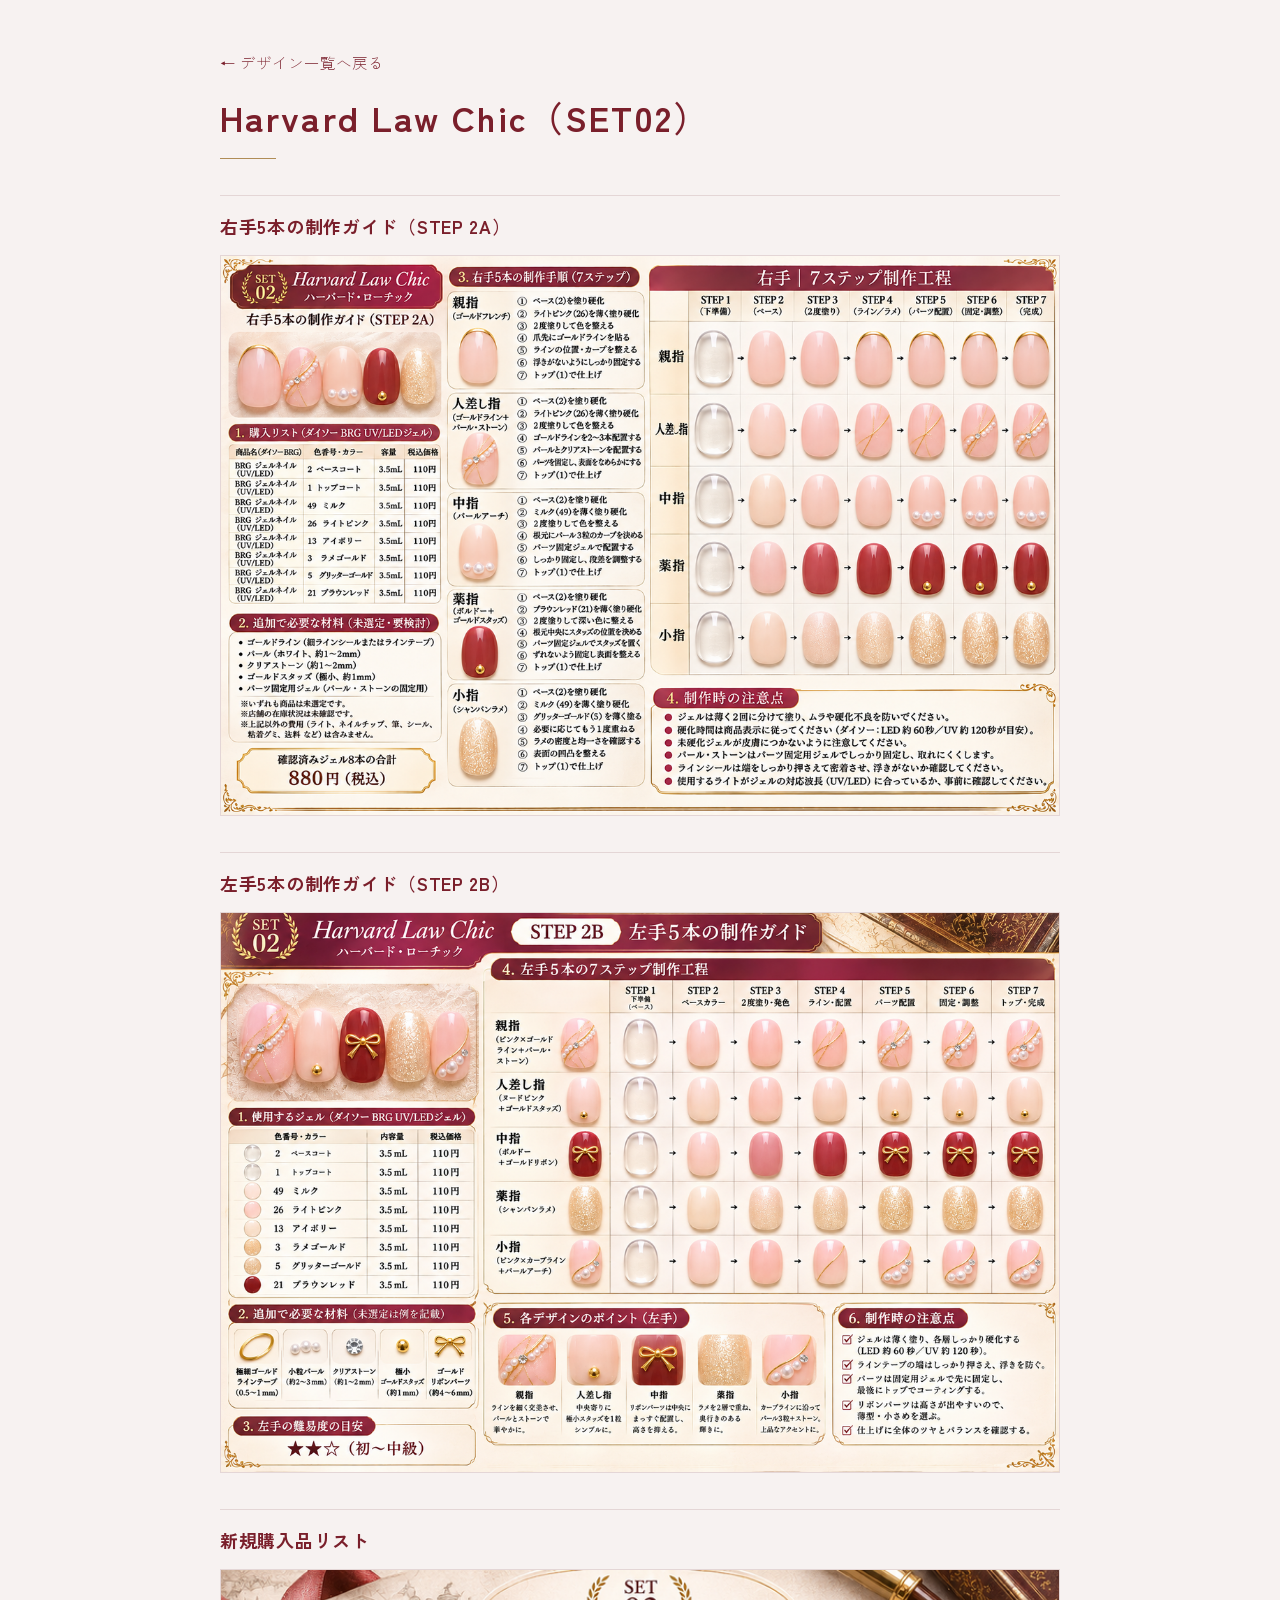
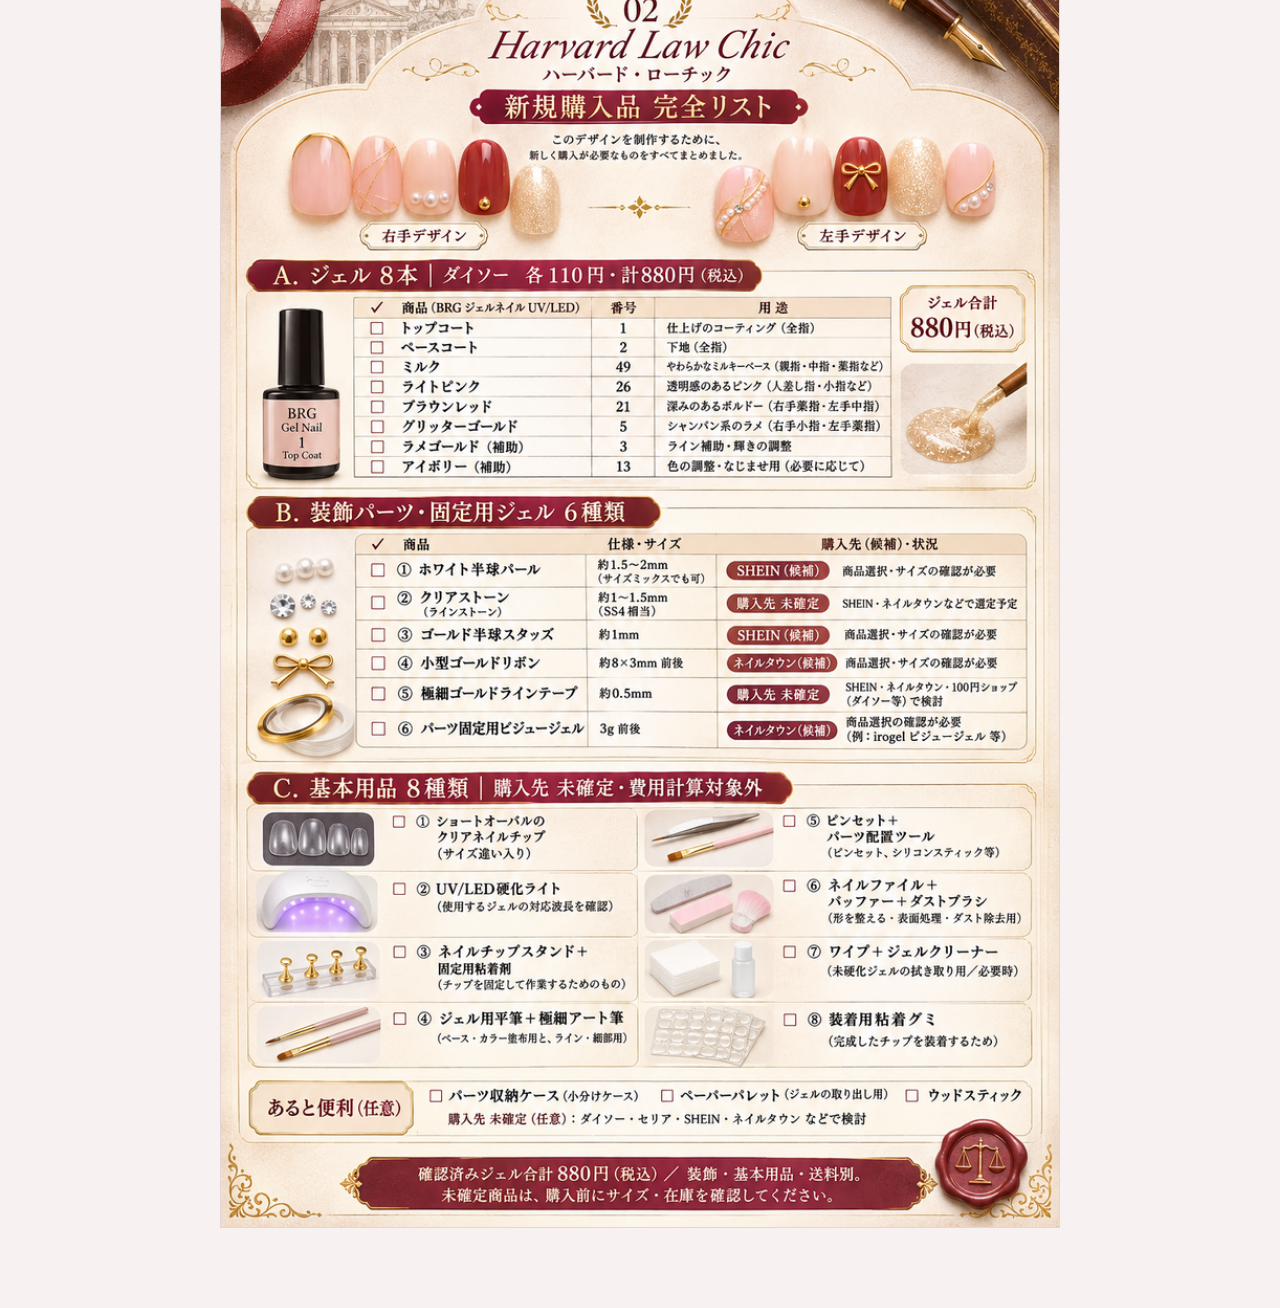
<file: designs/harvard-law-chic/index.html>
<!DOCTYPE html>
<html lang="ja">
<head>
  <meta charset="UTF-8">
  <meta name="viewport" content="width=device-width, initial-scale=1.0">
  <title>Harvard Law Chic（SET02）</title>
  <link rel="stylesheet" href="../../assets/style.css?v=202611112114">
</head>
<body>
  <p><a href="../index.html">← デザイン一覧へ戻る</a></p>
  <h1>Harvard Law Chic（SET02）</h1>

  <h2>右手5本の制作ガイド（STEP 2A）</h2>
  <img src="images/right-hand-step2a.png" alt="右手5本の制作ガイド STEP 2A" style="width:100%;height:auto;border:1px solid var(--line);display:block;margin-bottom:24px">

  <h2>左手5本の制作ガイド（STEP 2B）</h2>
  <img src="images/left-hand-step2b.png" alt="左手5本の制作ガイド STEP 2B" style="width:100%;height:auto;border:1px solid var(--line);display:block;margin-bottom:24px">

  <h2>新規購入品リスト</h2>
  <img src="images/shopping-list.png" alt="新規購入品 完全リスト" style="width:100%;height:auto;border:1px solid var(--line);display:block;margin-bottom:24px">
</body>
</html>
</file>
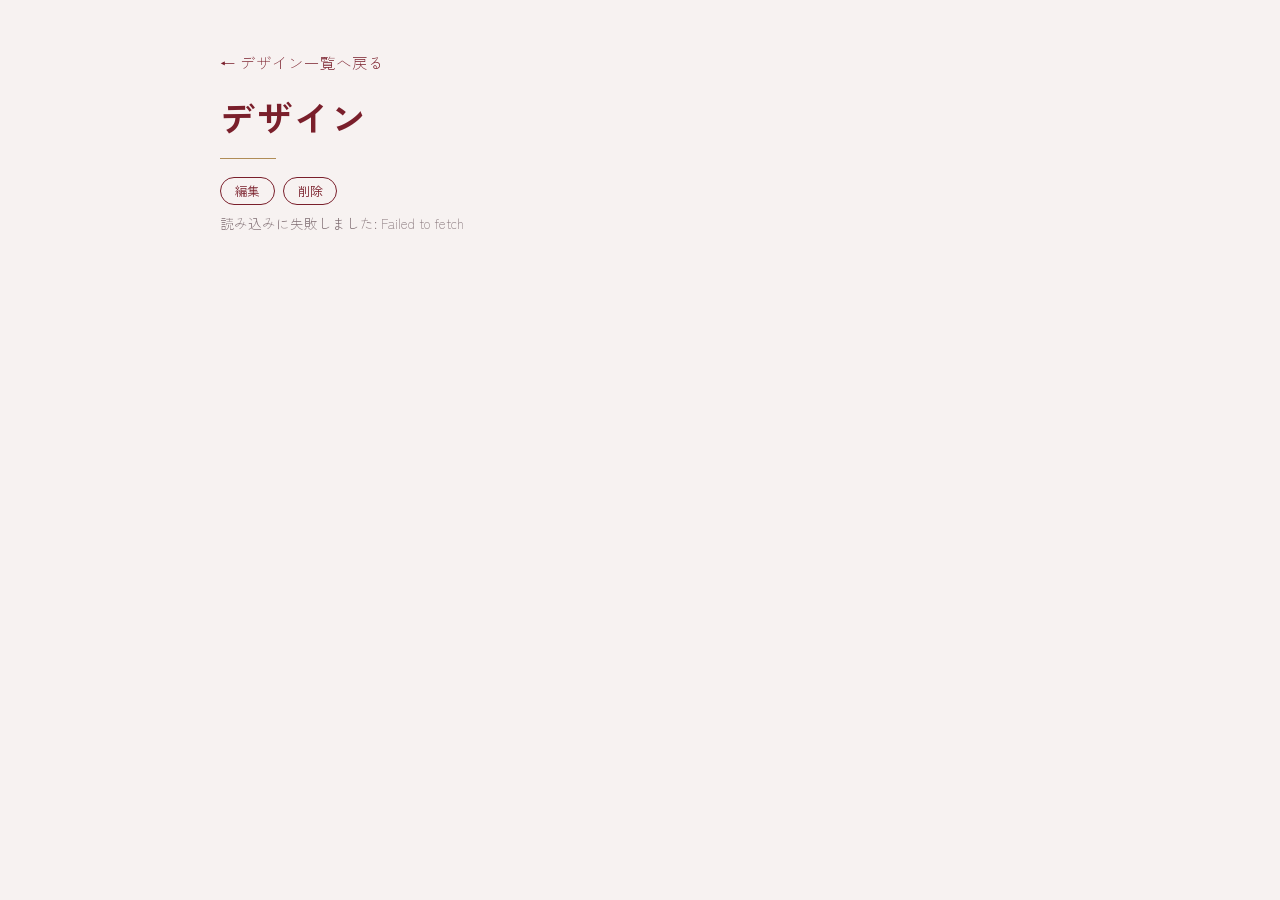
<file: designs/view.html>
<!DOCTYPE html>
<html lang="ja">
<head>
  <meta charset="UTF-8">
  <meta name="viewport" content="width=device-width, initial-scale=1.0">
  <title>デザイン</title>
  <link rel="stylesheet" href="../assets/style.css?v=202611112114">
  <style>
    .design { border-top: 1px solid var(--line); padding: 14px 0 0; margin-bottom: 8px; }
    .design > summary {
      cursor: pointer; list-style: none; font-family: var(--serif); font-weight: 700; font-size: 1.12rem;
      color: var(--bordeaux); letter-spacing: .03em; padding: 4px 0 10px;
    }
    .design > summary::-webkit-details-marker { display: none; }
    .design > summary::after { content: '＋'; float: right; color: var(--muted); font-family: var(--sans); }
    .design[open] > summary::after { content: '－'; }
    .design-body { padding: 4px 0 18px; }
    .design-body h3 { font-family: var(--serif); font-weight: 600; font-size: .98rem; margin: 22px 0 8px; color: var(--ink); }
    .steps { display: grid; grid-template-columns: repeat(auto-fill, minmax(260px, 1fr)); gap: 18px; }
    .step img { width: 100%; height: auto; display: block; border: 1px solid var(--line); background: var(--surface); }
    .step .empty-img { border: 1px dashed var(--line); padding: 36px 0; text-align: center; color: var(--muted); font-size: .85rem; }
    .step figcaption { font-size: .8rem; color: var(--muted); margin: 8px 0 6px; }
    .step input[type=file] { display: none; }
    .ops { margin: -6px 0 6px; display: flex; gap: 8px; }
    .ops button { border-radius: 999px; font-size: .78rem; padding: 4px 14px; }

    /* 使うもの：丸い写真で並べる */
    .uses { display: grid; grid-template-columns: repeat(auto-fill, minmax(70px, 1fr)); gap: 14px 8px; margin: 6px 0 10px; }
    .use { min-width: 0; text-align: center; position: relative; }
    .use .ph {
      display: block; width: 54px; height: 54px; margin: 2px auto 6px; border-radius: 50%; object-fit: cover;
      background: var(--surface); border: 1px dashed var(--gold);
    }
    .use img.ph { border: 0; box-shadow: 0 0 0 1px var(--line), 0 0 0 3px var(--paper), 0 0 0 4px rgba(176,141,87,.55); }
    .use .nm { display: block; font-size: .66rem; line-height: 1.4; color: var(--muted); white-space: nowrap; overflow: hidden; text-overflow: ellipsis; }
    .use.not-owned .ph { opacity: .45; }
    .use .buy { display: inline-block; font-size: .6rem; color: var(--bordeaux); border: 1px solid var(--bordeaux); border-radius: 999px; padding: 0 6px; margin-top: 2px; }
    .uses-empty { color: var(--muted); font-size: .85rem; margin: 4px 0 8px; }
    .choose { border-radius: 999px; font-size: .8rem; padding: 6px 14px; }

    /* 使うものを選ぶシート */
    #picker {
      margin: auto auto 0; width: 100%; max-width: 560px; max-height: 92dvh;
      padding: 0; border: 0; border-radius: 18px 18px 0 0; overflow: hidden;
      background: var(--surface); box-shadow: 0 -10px 30px rgba(42, 28, 32, .12);
    }
    #picker[open] { animation: nd-up .25s ease-out; }
    #picker .wrap { display: flex; flex-direction: column; max-height: 92dvh; }
    #picker .pick-body { flex: 1; overflow-y: auto; overscroll-behavior: contain; padding: 4px 20px 16px; }
    #picker h4 { font-size: .85rem; color: var(--bordeaux); margin: 16px 0 10px; font-weight: 700; }
    #picker .grid2 { display: grid; grid-template-columns: repeat(auto-fill, minmax(70px, 1fr)); gap: 14px 8px; }
    #picker .opt { min-width: 0; padding: 0; border: 0; background: transparent; text-align: center; position: relative; border-radius: 0; color: var(--ink); }
    #picker .opt:hover { background: transparent; color: var(--ink); }
    #picker .opt .ph { display: block; width: 54px; height: 54px; margin: 4px auto 6px; border-radius: 50%; object-fit: cover; background: var(--paper); border: 1px dashed var(--gold); transition: box-shadow .15s; }
    #picker .opt img.ph { border: 0; box-shadow: 0 0 0 1px var(--line); }
    #picker .opt .nm { display: block; font-size: .66rem; line-height: 1.4; color: var(--muted); white-space: nowrap; overflow: hidden; text-overflow: ellipsis; }
    #picker .opt.on .ph { box-shadow: 0 0 0 3px var(--surface), 0 0 0 5px var(--bordeaux); }
    #picker .opt.on .nm { color: var(--bordeaux); font-weight: 500; }
    #picker .opt .ck {
      position: absolute; top: 0; left: calc(50% + 14px); width: 20px; height: 20px; border-radius: 50%;
      background: var(--bordeaux); color: #fff; font-size: .7rem; line-height: 20px; display: none; border: 2px solid var(--surface);
    }
    #picker .opt.on .ck { display: block; }
    #picker .count { font-size: .78rem; color: var(--muted); font-weight: 400; margin-left: 8px; }
    /* 使うもの：そろい具合と、持っている／これから買う の2つに分ける */
    .summary { background: var(--surface); border: 1px solid var(--line); border-radius: 14px; padding: 14px 16px; margin: 4px 0 6px; }
    .snum { font-size: .82rem; color: var(--muted); }
    .snum b { font-size: 1.6rem; color: var(--bordeaux); font-family: var(--serif); margin-right: 2px; }
    .snum span { font-size: 1rem; color: var(--ink); margin-right: 6px; }
    .sbar { height: 6px; border-radius: 6px; background: var(--line); overflow: hidden; margin-top: 8px; }
    .sbar span { display: block; height: 100%; background: var(--gold); border-radius: 6px; }
    h4.sec { display: flex; align-items: center; gap: 8px; font-size: .9rem; margin: 22px 0 10px; font-weight: 700; }
    h4.sec small { font-weight: 400; color: var(--muted); font-size: .8rem; }
    h4.sec .dot { width: 9px; height: 9px; border-radius: 50%; }
    h4.sec.ok { color: var(--ink); } h4.sec.ok .dot { background: var(--gold); }
    h4.sec.ng { color: var(--bordeaux); } h4.sec.ng .dot { background: transparent; border: 2px solid var(--bordeaux); }
    .use .usa { position: absolute; top: -6px; left: calc(50% + 12px); width: 20px; height: 24px; transform: rotate(10deg); filter: drop-shadow(0 2px 3px rgba(122,31,43,.22)); }
    .tobuy { list-style: none; margin: 0; padding: 0; border-top: 1px dashed var(--line); }
    .tobuy li { display: flex; align-items: center; gap: 12px; padding: 10px 2px; border-bottom: 1px dashed var(--line); }
    .tobuy .ph { width: 38px; height: 38px; border-radius: 50%; object-fit: cover; flex-shrink: 0; background: var(--paper); border: 1px dashed var(--bordeaux); }
    .tobuy img.ph { border: 0; opacity: .6; }
    .tobuy .bt { flex: 1; min-width: 0; }
    .tobuy .bn { display: block; font-size: .9rem; line-height: 1.5; }
    .tobuy small { display: block; font-size: .72rem; color: var(--muted); }
    .tolist { margin: 10px 0 0; font-size: .82rem; }
    button.use { padding: 0; border: 0; background: transparent; border-radius: 0; color: var(--ink); width: 100%; }
    button.use:hover { background: transparent; }
    .tobuy li { gap: 8px; }
    .brow { flex: 1; min-width: 0; display: flex; align-items: center; gap: 12px; padding: 0; border: 0; background: transparent; border-radius: 0; text-align: left; color: var(--ink); }
    .brow:hover { background: transparent; color: var(--bordeaux); }
    .bought { flex-shrink: 0; border-radius: 999px; font-size: .74rem; padding: 4px 12px; }
    .btnrow { display: flex; flex-wrap: wrap; gap: 8px; }
    /* 使うもの一覧：・名前　写真 */
    h4.sec { color: var(--ink); }
    .uselist { list-style: none; margin: 0; padding: 0; border-top: 1px solid var(--line); }
    .uselist li { display: flex; align-items: center; gap: 10px; padding: 8px 0; border-bottom: 1px solid var(--line); }
    .uselist li::before { content: ''; width: 6px; height: 6px; border-radius: 50%; background: var(--gold); flex-shrink: 0; margin-left: 2px; }
    .uselist li.need::before { background: transparent; border: 1.5px solid var(--bordeaux); width: 5px; height: 5px; }
    .urow { flex: 1; min-width: 0; padding: 4px 0; border: 0; border-radius: 0; background: transparent; text-align: left; color: var(--ink); font-size: .92rem; font-weight: 300; }
    .urow:hover { background: transparent; color: var(--bordeaux); }
    .urow small { display: block; font-size: .72rem; color: var(--muted); }
    .uselist li.need .urow { color: var(--muted); }
    .circ { position: relative; flex-shrink: 0; cursor: pointer; margin-right: 5px; }
    .circ .ph { display: block; width: 44px; height: 44px; margin: 0; border-radius: 50%; object-fit: cover; background: var(--paper); border: 1px dashed var(--bordeaux); }
    .circ img.ph { border: 0; box-shadow: 0 0 0 1px var(--line), 0 0 0 3px var(--paper), 0 0 0 4px rgba(176,141,87,.55); }
    .circ .usa { position: absolute; top: -10px; right: -8px; left: auto; width: 18px; height: 22px; transform: rotate(10deg); filter: drop-shadow(0 2px 3px rgba(122,31,43,.22)); }
    .hero img { display: block; width: min(100%, 320px); aspect-ratio: 4 / 5; object-fit: cover; border-radius: 18px; margin: 0 0 14px; border: 1px solid var(--line); box-shadow: 0 6px 18px rgba(42,28,32,.08); cursor: zoom-in; }
    .thumbpick { display: flex; align-items: center; gap: 12px; margin-top: 6px; }
    .tprev { width: 64px; height: 80px; border-radius: 10px; border: 1px dashed var(--gold); background: var(--paper); flex-shrink: 0; overflow: hidden; }
    .tprev img { width: 100%; height: 100%; object-fit: cover; display: block; }
    .thumbpick { flex-wrap: wrap; }
    .thumbpick input { margin-top: 0 !important; flex: 1; min-width: 160px; }
    .tbtns { display: flex; gap: 6px; width: 100%; }
    .tbtns button { border-radius: 999px; font-size: .76rem; padding: 4px 12px; }
    .choose.main { background: var(--bordeaux); color: #fff; }
    .choose.main:hover { background: #5c1620; }
    #new-dlg .count { font-size: .78rem; color: var(--muted); font-weight: 400; margin-left: 10px; }
    #new-dlg h4.sub { font-size: .82rem; color: var(--muted); margin: 18px 0 10px; font-weight: 500; }
    #new-dlg textarea { line-height: 1.9; }
    .want { font-size: 1.05rem; font-weight: 500; margin: 14px 0 12px; }
    .want span { display: block; font-size: .72rem; color: var(--muted); font-weight: 400; margin-bottom: 2px; }
    .nothave { width: 100%; border-radius: 12px; padding: 11px; border: 1px dashed var(--bordeaux); color: var(--bordeaux); background: var(--surface); font-size: .86rem; }
    .nothave.on { background: var(--bordeaux); color: #fff; border-style: solid; }
    .catpick { display: flex; gap: 8px; margin-top: 10px; }
    .catpick button { flex: 1; border-radius: 999px; font-size: .8rem; padding: 6px; border-color: var(--line); color: var(--ink); }
    .catpick button.on { background: #fbdbe2; border-color: var(--bordeaux); color: var(--bordeaux); }
    #new-dlg .grid2 { display: grid; grid-template-columns: repeat(auto-fill, minmax(70px, 1fr)); gap: 14px 8px; }
    #new-dlg .opt { min-width: 0; padding: 0; border: 0; background: transparent; text-align: center; position: relative; border-radius: 0; color: var(--ink); }
    #new-dlg .opt:hover { background: transparent; }
    #new-dlg .opt .ph { display: block; width: 54px; height: 54px; margin: 4px auto 6px; border-radius: 50%; object-fit: cover; background: var(--paper); border: 1px dashed var(--gold); }
    #new-dlg .opt img.ph { border: 0; box-shadow: 0 0 0 1px var(--line); }
    #new-dlg .opt .nm { display: block; font-size: .66rem; line-height: 1.4; color: var(--muted); white-space: nowrap; overflow: hidden; text-overflow: ellipsis; }
    #new-dlg .opt .nb { display: inline-block; font-size: .56rem; color: var(--bordeaux); border: 1px solid var(--bordeaux); border-radius: 999px; padding: 0 5px; }
    #new-dlg .opt.on .ph { box-shadow: 0 0 0 3px var(--surface), 0 0 0 5px var(--bordeaux); }
    #new-dlg .opt.on .nm { color: var(--bordeaux); font-weight: 500; }
    #new-dlg .opt .ck { position: absolute; top: 0; left: calc(50% + 14px); width: 20px; height: 20px; border-radius: 50%; background: var(--bordeaux); color: #fff; font-size: .7rem; line-height: 20px; display: none; border: 2px solid var(--surface); }
    #new-dlg .opt.on .ck { display: block; }
    .confirm { list-style: none; margin: 10px 0 0; padding: 0; }
    .confirm li { display: flex; flex-wrap: wrap; align-items: baseline; gap: 6px; padding: 10px 0; border-bottom: 1px solid var(--line); font-size: .9rem; }
    .confirm .w { font-weight: 500; }
    .confirm .arrow { color: var(--muted); }
    .confirm .r { color: var(--ink); }
    .confirm .r.need { color: var(--bordeaux); }
    #nd-dlg h4.sub { font-size: .83rem; color: var(--muted); font-weight: 400; margin: 18px 0 8px; }
    .usenames { list-style: none; margin: 0 0 4px; padding: 0; display: flex; flex-wrap: wrap; gap: 6px; }
    .usenames li { font-size: .78rem; padding: 2px 10px; border-radius: 999px; border: 1px solid var(--line); background: var(--paper); }
    .usenames li.own { border-color: var(--gold); }
    .usenames li.need { border-style: dashed; border-color: var(--bordeaux); color: var(--bordeaux); }
    .usenames li { display: inline-flex; align-items: center; gap: 2px; padding-right: 4px; }
    .usenames li button { border: 0; background: transparent; color: var(--muted); font-size: .9rem; line-height: 1; padding: 0 4px; border-radius: 50%; }
    .usenames li button:hover { background: transparent; color: var(--bordeaux); }
    .usenames li.none { border: 0; background: transparent; color: var(--muted); padding: 0; }
      .upnote { margin: 6px 0 0; font-size: .8rem; color: var(--bordeaux); }
  </style>
</head>
<body>
  <p><a href="index.html">← デザイン一覧へ戻る</a></p>
  <h1 id="title">デザイン</h1>
  <div class="hero" id="hero"></div>
  <p class="ops" id="ops"><button type="button" id="rename">編集</button> <button type="button" id="remove">削除</button></p>

  <div id="list"></div>


  <p id="msg" class="note"></p>

  <script src="../assets/config.js?v=202611112114"></script>
  <script src="../assets/app.js?v=202611112114"></script>
  <script>
    const $ = s => document.querySelector(s);
    let items = [];
    let images = []; // 差し替えた指示画像（シート designimages）
    const KINDS = ['ジェル', 'パーツ'];
    const photoSrc = p => /^(https?:|data:)/.test(p) ? p : '../' + p;
    const ph = i => i.photo && !String(i.photo).startsWith('text:')
      ? `<img class="ph" src="${ND.esc(photoSrc(i.photo))}" alt="" loading="lazy">`
      : '<span class="ph"></span>';

    // デザインキー → 表示名・ガイドページ・既定の指示画像
    const DESIGNS = {
      harvard: {
        name: 'Harvard Law Chic（SET02）',
        page: 'harvard-law-chic/index.html',
        defaults: {
          STEP2A: 'harvard-law-chic/images/right-hand-step2a.png',
          STEP2B: 'harvard-law-chic/images/left-hand-step2b.png'
        }
      }
    };

    // 指示画像の枠（どのデザインでも2枚）
    const SLOTS = [
      { slot: 'STEP2A', label: 'STEP 2A（右手）' },
      { slot: 'STEP2B', label: 'STEP 2B（左手）' }
    ];

    async function reload() {
      if (!ND.configured()) {
        $('#msg').textContent = 'まだ設定されていません。';
        return;
      }
      try {
        let loaded = false;
        await Promise.all([
          ND.listFast(null, d => { items = d; loaded = true; render(); }),
          ND.listFast('designimages', d => { images = d; if (loaded) render(); }).catch(() => { images = []; })
        ]);
      } catch (e) {
        $('#msg').textContent = '読み込みに失敗しました: ' + e.message;
      }
    }

    // 枠ごとの画像URL：差し替えたもの → 既定の画像 の順
    // 大きな画像は 45,000 文字ずつ「STEP2A#0, #1…」に分けて保存し、本体には「chunks:個数」を入れる
    const uploading = {};   // 指示画像の保存の進み具合（枠ごと）
    function imageFor(key, slot) {
      const hit = images.find(x => x.design === key && x.slot === slot);
      const url = hit ? String(hit.url ?? '') : '';
      if (url.startsWith('chunks:')) {
        const n = parseInt(url.slice(7), 10);
        const parts = [];
        for (let k = 0; k < n; k++) {
          const c = images.find(x => x.design === key && x.slot === `${slot}#${k}`);
          if (!c) return '';
          parts.push(String(c.url));
        }
        return parts.join('');
      }
      if (url) return url;
      const d = DESIGNS[key];
      return d && d.defaults && d.defaults[slot] ? d.defaults[slot] : '';
    }

    // デザインの名前・削除の印は、指示画像と同じ表（designimages）に NAME / HIDDEN として持つ
    const metaOf = (key, slot) => String((images.find(x => x.design === key && x.slot === slot) || {}).url ?? '');
    const nameOf = key => metaOf(key, 'NAME') || (DESIGNS[key] || {}).name || key;
    const isHidden = key => metaOf(key, 'HIDDEN') === '1';
    function setMeta(key, slot, url) {
      const hit = images.find(x => x.design === key && x.slot === slot);
      if (hit) hit.url = url; else images.push({ design: key, slot, url });
    }

    function render() {
      const key = new URLSearchParams(location.search).get('d') || '';
      document.title = nameOf(key);
      $('#title').textContent = nameOf(key);
      if (isHidden(key)) {
        $('#list').innerHTML = '<p class="done">このデザインは削除されました。</p>';
        $('#ops').hidden = true;
        return;
      }
      const th = metaOf(key, 'THUMB');
      $('#hero').innerHTML = th ? `<img class="zoom" src="${ND.esc(th)}" alt="">` : '';
      $('#list').innerHTML = [key].map(key => {
        const d = DESIGNS[key] || { name: key };
        const need = items.filter(i => i.status !== '削除' && KINDS.includes(i.category) && ND.designsOf(i).includes(key));
        const have = need.filter(i => i.status === '持ち物');
        const missing = need.filter(i => i.status === '購入リスト');
        const low = have.filter(i => i.low);
        const tobuy = need.filter(i => i.status === '購入リスト');
        const pct = need.length ? Math.round(have.length / need.length * 100) : 0;
        const line = list => list.length
          ? list.map(i => `<li>${ND.esc(i.name)}${i.color ? '（' + ND.esc(i.color) + '）' : ''}</li>`).join('')
          : '<li>なし</li>';
        const steps = SLOTS.map(s => {
          const src = imageFor(key, s.slot);
          return `
            <figure class="step" style="margin:0">
              ${src
                ? `<img class="zoom" src="${ND.esc(src)}" alt="${ND.esc(s.label)}">`
                : `<div class="empty-img">写真を入れてください</div>`}
              <figcaption>${ND.esc(s.label)}</figcaption>
              ${uploading[s.slot] ? `<p class="upnote">${ND.esc(uploading[s.slot])}</p>` : ''}
              <button type="button" data-act="pick" data-design="${ND.esc(key)}" data-slot="${s.slot}">写真を入れる・差し替える</button>
              <input type="file" accept="image/*" data-design="${ND.esc(key)}" data-slot="${s.slot}">
            </figure>`;
        }).join('');
        return `
          <div class="design-body">

              <h3>指示画像</h3>
              <div class="steps">${steps}</div>

              <h3>使うもの一覧<span class="meta" style="font-weight:400;margin-left:8px">${need.length ? need.length : ''}</span></h3>
              ${need.length ? `

                <ul class="uselist">${sortUses(need).map(useRow).join('')}</ul>
                ${tobuy.length ? '<p class="tolist"><a href="../tools/shopping.html">購入リストを開く ›</a></p>' : ''}
              ` : '<p class="uses-empty">まだ選んでいません</p>'}
              <p class="btnrow"><button type="button" class="choose main" data-wizard>＋ 使うものを入力</button></p>
          </div>`;
      }).join('');
    }

    // 少なめのうさぎ（持ち物リストと同じ形）
    const bunnyShapes = `
        <rect x="5.6" y="1.6" width="5.4" height="13.5" rx="2.7" transform="rotate(-11 8.3 15)"/>
        <rect x="13" y="1.6" width="5.4" height="13.5" rx="2.7" transform="rotate(11 15.7 15)"/>
        <ellipse cx="12" cy="19.4" rx="8" ry="7.2"/>`;
    const bunny = () => `<svg class="usa" viewBox="-1 -1 26 30" role="img" aria-label="すくなめ"><title>すくなめ</title>
      <g fill="#fff" stroke="#fff" stroke-width="3.4" stroke-linejoin="round">${bunnyShapes}</g>
      <g fill="#f5bccb">${bunnyShapes}</g>
      <g fill="#ec96ab"><rect x="7.4" y="4" width="1.8" height="8" rx=".9" transform="rotate(-11 8.3 15)"/><rect x="14.8" y="4" width="1.8" height="8" rx=".9" transform="rotate(11 15.7 15)"/></g></svg>`;

    // 並び順：ジェル → パーツ。同じ種類の中では、持っているもの → まだ買っていないもの
    const sortUses = list => [...list].sort((a, b) =>
      (KINDS.indexOf(a.category) - KINDS.indexOf(b.category)) ||
      ((a.status === '持ち物' ? 0 : 1) - (b.status === '持ち物' ? 0 : 1)));

    // 1つだけ別の持ち物に変える：一覧からタップで選ぶと、すぐ入れ替わる
    function openSwap(cur) {
      document.querySelector('#picker')?.remove();
      const d = document.createElement('dialog');
      d.id = 'picker';
      const cats = [cur.category, ...KINDS.filter(c => c !== cur.category)].filter(c => KINDS.includes(c));
      const opt = i => `<button type="button" class="opt${i.id === cur.id ? ' on' : ''}" data-id="${ND.esc(i.id)}">
          ${ph(i)}<span class="ck">✓</span><span class="nm">${ND.esc(i.name)}</span></button>`;
      const section = c => {
        const list = items.filter(i => i.category === c && i.status === '持ち物');
        return list.length ? `<h4>${c}</h4><div class="grid2">${list.map(opt).join('')}</div>` : '';
      };
      d.innerHTML = `<div class="wrap">
          <div class="form-head"><h3>「${ND.esc(cur.name)}」を変える</h3></div>
          <div class="pick-body">${cats.map(section).join('')}</div>
          <div class="form-foot"><button type="button" data-act="cancel">キャンセル</button></div>
        </div>`;
      document.body.appendChild(d);
      d.addEventListener('click', e => {
        if (e.target === d || e.target.closest('[data-act=cancel]')) return d.close();
        const o = e.target.closest('.opt');
        if (!o || o.dataset.id === cur.id) return;
        const to = items.find(i => i.id === o.dataset.id);
        d.close();
        // 今のものを外して、選んだものをこのデザインに付ける
        cur.designs = ND.designsOf(cur).filter(k => k !== KEY).join(', ');
        if (!ND.designsOf(to).includes(KEY)) to.designs = [...ND.designsOf(to), KEY].join(', ');
        render();
        ND.later(async () => {
          await ND.send('update', { id: cur.id, fields: { designs: cur.designs } });
          await ND.send('update', { id: to.id, fields: { designs: to.designs } });
        }, reload);
      });
      d.showModal();
    }

    // デザインから外す（持ち物そのものは消さない）
    function unlink(i) {
      i.designs = ND.designsOf(i).filter(k => k !== KEY).join(', ');
      render();
      ND.later(() => ND.send('update', { id: i.id, fields: { designs: i.designs } }), reload);
    }

    // 使うもの一覧の1行：・名前　写真（まだ買っていないものは点線の丸）
    const useRow = i => {
      const owned = i.status === '持ち物';
      return `
      <li class="${owned ? 'own' : 'need'}">
        <button type="button" class="urow" data-item="${ND.esc(i.id)}" aria-label="${ND.esc(i.name)}を編集">
          <span class="un">${ND.esc(i.name)}${owned ? '' : `<small>${ND.esc([i.category, i.shop].filter(Boolean).join(' ／ '))}</small>`}</span>
        </button>
        ${owned ? '' : `<button type="button" class="bought" data-bought="${ND.esc(i.id)}">買った</button>`}
        <span class="circ" data-item="${ND.esc(i.id)}">${owned ? ph(i) : '<span class="ph"></span>'}${owned && i.low ? bunny() : ''}</span>
      </li>`;
    };

    // 持っているもの：丸い写真
    const useTile = i => `
      <button type="button" class="use" data-item="${ND.esc(i.id)}" aria-label="${ND.esc(i.name)}を編集">
        ${ph(i)}${i.low ? bunny() : ''}
        <span class="nm">${ND.esc(i.name)}</span>
      </button>`;

    // これから買うもの：小さな丸＋名前＋カテゴリ・購入先
    const buyRow = i => `
      <li>
        <button type="button" class="brow" data-item="${ND.esc(i.id)}" aria-label="${ND.esc(i.name)}を編集">${ph(i)}
          <span class="bt"><span class="bn">${ND.esc(i.name)}</span><small>${ND.esc([i.category, i.color, i.shop].filter(Boolean).join(' ／ '))}</small></span>
        </button>
        <button type="button" class="bought" data-bought="${ND.esc(i.id)}">買った</button>
      </li>`;

    // 使うものを選ぶシート（ジェル・パーツを丸で並べて、タップで選ぶ）
    function openPicker(selected, title, onDone) {
      document.querySelector('#picker')?.remove();
      const sel = new Set(selected);
      const d = document.createElement('dialog');
      d.id = 'picker';
      const opt = i => `<button type="button" class="opt${sel.has(i.id) ? ' on' : ''}" data-id="${ND.esc(i.id)}" aria-pressed="${sel.has(i.id)}">
          ${ph(i)}<span class="ck">✓</span><span class="nm">${ND.esc(i.name)}</span></button>`;
      const section = c => {
        const list = items.filter(i => i.category === c && i.status !== '削除');
        list.sort((a, b) => (a.status === '持ち物' ? 0 : 1) - (b.status === '持ち物' ? 0 : 1));
        return list.length ? `<h4>${c}</h4><div class="grid2">${list.map(opt).join('')}</div>` : '';
      };
      d.innerHTML = `<div class="wrap">
          <div class="form-head"><h3>${ND.esc(title)}<span class="count"></span></h3></div>
          <div class="pick-body">${KINDS.map(section).join('')}</div>
          <div class="form-foot"><button type="button" data-act="cancel">キャンセル</button><button type="button" data-act="ok" style="background:var(--bordeaux);color:#fff">決定</button></div>
        </div>`;
      document.body.appendChild(d);
      const count = () => { d.querySelector('.count').textContent = sel.size + '個'; };
      count();
      d.addEventListener('click', e => {
        if (e.target === d) return d.close();
        const o = e.target.closest('.opt');
        if (o) {
          const id = o.dataset.id;
          sel.has(id) ? sel.delete(id) : sel.add(id);
          o.classList.toggle('on', sel.has(id));
          o.setAttribute('aria-pressed', sel.has(id));
          return count();
        }
        const act = e.target.closest('[data-act]')?.dataset.act;
        if (act === 'cancel') d.close();
        if (act === 'ok') { d.close(); onDone(sel); }
      });
      d.showModal();
    }

    // デザインに使うものを保存（変わった持ち物の designs 列だけ書き換える）
    function applyUses(key, sel) {
      const changed = [];
      items.filter(i => KINDS.includes(i.category)).forEach(i => {
        const keys = ND.designsOf(i);
        const has = keys.includes(key), want = sel.has(i.id);
        if (has === want) return;
        const next = want ? [...keys, key] : keys.filter(k => k !== key);
        i.designs = next.join(', ');
        changed.push(i);
      });
      if (!changed.length) return;
      render();
      ND.later(async () => {
        for (const i of changed) await ND.send('update', { id: i.id, fields: { designs: i.designs } });
      }, reload);
    }

    $('#list').addEventListener('click', e => {
      const b = e.target.closest('button[data-choose]');
      if (!b) return;
      const key = b.dataset.choose;
      const current = items.filter(i => ND.designsOf(i).includes(key)).map(i => i.id);
      openPicker(current, nameOf(key), sel => applyUses(key, sel));
    });


    // 「写真を入れる」ボタンで、対応する入力欄を開く
    $('#list').addEventListener('click', e => {
      const b = e.target.closest('button[data-act="pick"]');
      if (!b) return;
      const input = b.parentElement.querySelector('input[type=file]');
      input.click();
    });

    // 写真を選んだら、軽くしてドライブに保存し、枠に登録する
    $('#list').addEventListener('change', async e => {
      const input = e.target;
      if (input.type !== 'file') return;
      const file = input.files[0];
      if (!file) return;
      const { design, slot } = input.dataset;
      try {
        // 長辺1200pxに縮めて、まず画面に出す。保存は裏で分けて送る（失敗したら2回までやり直す）
        const data = await ND.imageData(file, 1200, .72);
        const SIZE = 45000;
        const chunks = [];
        for (let k = 0; k < data.length; k += SIZE) chunks.push(data.slice(k, k + SIZE));
        chunks.forEach((c, k) => setMeta(design, `${slot}#${k}`, c));
        setMeta(design, slot, 'chunks:' + chunks.length);
        const total = chunks.length + 1;
        const progress = n => { uploading[slot] = n < total ? `保存中… ${n}/${total}（このページを閉じないでね）` : ''; render(); };
        const retry = async fn => { for (let t = 0; ; t++) { try { return await fn(); } catch (e) { if (t >= 2) throw e; await new Promise(r => setTimeout(r, 1500)); } } };
        progress(0);
        ND.later(async () => {
          try {
            for (let k = 0; k < chunks.length; k++) {
              await retry(() => ND.send('setDesignImage', { design, slot: `${slot}#${k}`, url: chunks[k] }));
              progress(k + 1);
            }
            await retry(() => ND.send('setDesignImage', { design, slot, url: 'chunks:' + chunks.length }));
          } finally { progress(total); }
        }, reload);
      } catch (err) {
        alert('写真を読み込めませんでした: ' + err.message);
      }
      input.value = '';
    });

    const KEY = new URLSearchParams(location.search).get('d') || '';

    // 写真（サムネイル・指示画像）は押すと拡大
    document.addEventListener('click', e => { if (e.target.matches('img.zoom')) ND.lightbox(e.target.src, e.target.alt); });

    // ---------- 使うものを入力する3ステップ ----------
    // 1. 使うものを自分で書く → 2. 1つずつ、対応する持ち物を選ぶ（なければ「持っていない」）→ 3. 確認して登録
    const PART_WORDS = ['シール', 'ステッカー', 'パーツ', 'ストーン', 'パール', 'スタッズ', 'リボン', 'ホロ', 'ビーズ', 'チェーン', 'ホイル', 'ライン', 'スパンコール'];
    const guessCat = t => PART_WORDS.some(w => t.includes(w)) ? 'パーツ' : 'ジェル';
    // 書いた言葉と持ち物の近さ（2文字ずつの重なりの数）
    const bigrams = t => { const x = String(t || '').replace(/\s+/g, ''); const r = []; for (let k = 0; k < x.length - 1; k++) r.push(x.slice(k, k + 2)); return r; };
    const score = (want, i) => {
      const hay = [i.name, i.desc, i.color, i.colortag, i.texture, i.parttype].join(' ');
      return bigrams(want).filter(g => hay.includes(g)).length;
    };

    function openWizard(onDone) {
      document.querySelector('#new-dlg')?.remove();
      const d = document.createElement('dialog');
      d.id = 'new-dlg';
      document.body.appendChild(d);
      let wants = [];          // 書いた使うもの
      let picks = [];          // それぞれの答え：{ id } / { none: true, cat }
      let step = 1, idx = 0;
      const pool = () => items.filter(i => KINDS.includes(i.category) && i.status !== '削除');

      const draw = () => {
        if (step === 1) {
          d.innerHTML = `<form>
            <div class="form-head" tabindex="-1" autofocus><h3>使うものを入力<span class="count">1 / 3</span></h3></div>
            <div class="form-body">
              <label>使うもの（1行に1つ）<textarea name="wants" rows="8" placeholder="ボルドーのジェル\nミルキーなピンク\nゴールドのスタッズ">${ND.esc(wants.join('\n'))}</textarea></label>
            </div>
            <div class="form-foot"><button type="button" data-x>キャンセル</button><button type="submit">次へ</button></div></form>`;
        } else if (step === 2) {
          const want = wants[idx];
          const cur = picks[idx] || {};
          const list = pool().map(i => ({ i, sc: score(want, i) }))
            .sort((a, b) => (b.sc - a.sc) || ((a.i.status === '持ち物' ? 0 : 1) - (b.i.status === '持ち物' ? 0 : 1)));
          const opt = ({ i }) => `<button type="button" class="opt${cur.id === i.id ? ' on' : ''}" data-id="${ND.esc(i.id)}">
              ${ph(i)}<span class="ck">✓</span><span class="nm">${ND.esc(i.name)}</span>${i.status === '持ち物' ? '' : '<span class="nb">未購入</span>'}</button>`;
          const cat = cur.cat || guessCat(want);
          d.innerHTML = `<form>
            <div class="form-head" tabindex="-1" autofocus><h3>対応するものを選ぶ<span class="count">2 / 3</span></h3></div>
            <div class="form-body">
              <p class="want"><span>${idx + 1} / ${wants.length}</span>${ND.esc(want)}</p>
              <button type="button" class="nothave${cur.none ? ' on' : ''}" data-none>持っていない（購入リストに入れる）</button>
              ${cur.none ? `<div class="catpick">${KINDS.map(c => `<button type="button" data-cat="${c}" class="${cat === c ? 'on' : ''}">${c}</button>`).join('')}</div>` : ''}
              <h4 class="sub">持ち物から選ぶ</h4>
              <div class="grid2">${list.map(opt).join('')}</div>
            </div>
            <div class="form-foot"><button type="button" data-back>戻る</button><button type="submit">${idx + 1 < wants.length ? '次へ' : '確認へ'}</button></div></form>`;
        } else {
          const row = (w, k) => {
            const p = picks[k] || {};
            const it = p.id && items.find(i => i.id === p.id);
            return `<li><span class="w">${ND.esc(w)}</span><span class="arrow">→</span>${it
              ? `<span class="r">${ND.esc(it.name)}</span>`
              : `<span class="r need">購入リストに追加（${ND.esc(p.cat || guessCat(w))}）</span>`}</li>`;
          };
          d.innerHTML = `<form>
            <div class="form-head" tabindex="-1" autofocus><h3>確認<span class="count">3 / 3</span></h3></div>
            <div class="form-body"><ul class="confirm">${wants.map(row).join('')}</ul></div>
            <div class="form-foot"><button type="button" data-back>戻る</button><button type="submit">登録する</button></div></form>`;
        }
        d.querySelector('[data-x]')?.addEventListener('click', () => d.close());
        d.querySelector('form').onsubmit = submit;
      };

      const submit = e => {
        e.preventDefault();
        if (step === 1) {
          wants = new FormData(e.target).get('wants').split('\n').map(t => t.trim()).filter(Boolean);
          if (!wants.length) return;
          picks = wants.map((w, k) => picks[k] || {});
          step = 2; idx = 0;
        } else if (step === 2) {
          if (!picks[idx].id && !picks[idx].none) picks[idx] = { none: true, cat: guessCat(wants[idx]) };
          if (idx + 1 < wants.length) idx++; else step = 3;
        } else {
          return finish();
        }
        draw();
        d.querySelector('.form-body').scrollTop = 0;
      };

      d.addEventListener('click', e => {
        if (e.target === d) return;
        const o = e.target.closest('.opt');
        if (o) { picks[idx] = picks[idx]?.id === o.dataset.id ? {} : { id: o.dataset.id }; return draw(); }
        if (e.target.closest('[data-none]')) { picks[idx] = picks[idx]?.none ? {} : { none: true, cat: guessCat(wants[idx]) }; return draw(); }
        const c = e.target.closest('[data-cat]');
        if (c) { picks[idx] = { none: true, cat: c.dataset.cat }; return draw(); }
        if (e.target.closest('[data-back]')) {
          if (step === 3) { step = 2; idx = wants.length - 1; }
          else if (idx > 0) idx--;
          else step = 1;
          draw();
        }
      });

      // 登録：選んだ持ち物にこのデザインを付け、持っていないものは購入リストへ
      const finish = () => {
        const link = [], adds = [];
        wants.forEach((w, k) => {
          const p = picks[k] || {};
          const it = p.id && items.find(i => i.id === p.id);
          if (it) {
            if (!ND.designsOf(it).includes(KEY)) { it.designs = [...ND.designsOf(it), KEY].join(', '); link.push(it); }
          } else {
            const item = { name: w, category: p.cat || guessCat(w), status: '購入リスト', low: false, designs: KEY };
            adds.push(item);
            items.push({ ...item, id: 'tmp' + Date.now() + k });
          }
        });
        d.close();
        render();
        if (onDone) onDone();
        ND.later(async () => {
          for (const i of link) await ND.send('update', { id: i.id, fields: { designs: i.designs } });
          for (const item of adds) await ND.send('add', { item });
        }, reload);
      };

      draw();
      d.showModal();
    }

    // 使うもの・買うものをタップしたら、その場で編集（削除も）
    $('#list').addEventListener('click', e => {
      const t = e.target.closest('[data-item]');
      if (t) {
        const i = items.find(x => x.id === t.dataset.item);
        if (!i) return;
        return ND.openEditor(i, f => {
          Object.assign(i, f);
          render();
          ND.later(() => ND.send('update', { id: i.id, fields: f }), reload);
        }, { onSwap: () => openSwap(i), onUnlink: () => unlink(i), onDelete: () => { ND.removeItem(i, reload); render(); } });
      }
      const bt = e.target.closest('[data-bought]');
      if (bt) {
        const i = items.find(x => x.id === bt.dataset.bought);
        if (!i) return;
        i.status = '持ち物';
        i.low = false;
        render();
        return ND.later(async () => {
          await ND.send('setStatus', { id: i.id, status: '持ち物' });
          await ND.send('setLow', { id: i.id, low: false });
        }, reload);
      }
      if (e.target.closest('[data-wizard]')) return openWizard();
      const ab = e.target.closest('[data-addbuy]');
      if (ab) {
        ND.openEditor(null, f => {
          const item = { ...f, status: '購入リスト', low: false, designs: KEY };
          items.push({ ...item, id: 'tmp' + Date.now() });
          render();
          ND.later(() => ND.send('add', { item }), reload);
        });
      }
    });

    // 編集：デザイン名を変える
    $('#rename').onclick = () => {
      document.querySelector('#nd-dlg')?.remove();
      const d = document.createElement('dialog');
      d.id = 'nd-dlg';
      d.innerHTML = `<form>
          <div class="form-head" tabindex="-1" autofocus><h3>デザインを編集</h3></div>
          <div class="form-body"><label>デザイン名<input name="name" required value="${ND.esc(nameOf(KEY))}"></label>
            <label>サムネイル写真<span class="thumbpick"><span class="tprev" data-tprev>${metaOf(KEY, 'THUMB') ? `<img src="${metaOf(KEY, 'THUMB')}" alt="">` : ''}</span><input type="file" accept="image/*" name="thumb"><span class="tbtns"><button type="button" data-tadjust>位置を調整</button><button type="button" data-tclear>外す</button></span></span></label></div>
          <div class="form-foot"><button type="button" data-x>キャンセル</button><button type="submit">保存</button></div>
        </form>`;
      document.body.appendChild(d);
      d.querySelector('[data-x]').onclick = () => d.close();
      let thumb = null;                       // null：変えない ／ ''：外す ／ 画像：新しいサムネイル
      const showT = () => {
        const t = thumb ?? metaOf(KEY, 'THUMB');
        d.querySelector('[data-tprev]').innerHTML = t ? `<img src="${t}" alt="">` : '';
      };
      // 写真を選んだら、そのまま切り抜き画面へ
      d.querySelector('input[name=thumb]').addEventListener('change', async e => {
        const f = e.target.files[0];
        e.target.value = '';
        if (!f) return;
        const out = await ND.cropImage(await ND.imageData(f, 1600, .9));
        if (out) { thumb = out; showT(); }
      });
      d.querySelector('[data-tadjust]').onclick = async () => {
        const t = thumb ?? metaOf(KEY, 'THUMB');
        if (!t) return d.querySelector('input[name=thumb]').click();
        const out = await ND.cropImage(t);
        if (out) { thumb = out; showT(); }
      };
      d.querySelector('[data-tclear]').onclick = () => { thumb = ''; showT(); };
      d.querySelector('form').onsubmit = e => {
        e.preventDefault();
        const name = new FormData(e.target).get('name').trim();
        if (!name) return;
        setMeta(KEY, 'NAME', name);
        if (thumb !== null) setMeta(KEY, 'THUMB', thumb);
        d.close();
        render();
        ND.later(async () => {
          await ND.send('setDesignImage', { design: KEY, slot: 'NAME', url: name });
          if (thumb !== null) await ND.send('setDesignImage', { design: KEY, slot: 'THUMB', url: thumb });
        }, reload);
      };
      d.showModal();
    };

    // 削除：デザインを一覧から消し、持ち物との紐づけも外す
    $('#remove').onclick = async () => {
      if (!confirm(`「${nameOf(KEY)}」を削除しますか？`)) return;
      const b = $('#remove');
      b.disabled = true;
      b.textContent = '削除しています…';
      try {
        await ND.send('setDesignImage', { design: KEY, slot: 'HIDDEN', url: '1' });
        for (const i of items.filter(i => ND.designsOf(i).includes(KEY))) {
          await ND.send('update', { id: i.id, fields: { designs: ND.designsOf(i).filter(k => k !== KEY).join(', ') } });
        }
        location.href = 'index.html';
      } catch (err) {
        alert('削除できませんでした: ' + err.message);
        b.disabled = false;
        b.textContent = '削除';
      }
    };

    reload().then(() => {
      // 新しいデザインを作った直後は、そのまま「使うものを入力」を開く
      if (new URLSearchParams(location.search).get('setup') === '1') {
        history.replaceState(null, '', `view.html?d=${encodeURIComponent(KEY)}`);
        openWizard();
      }
    });
  </script>
</body>
</html>
</file>
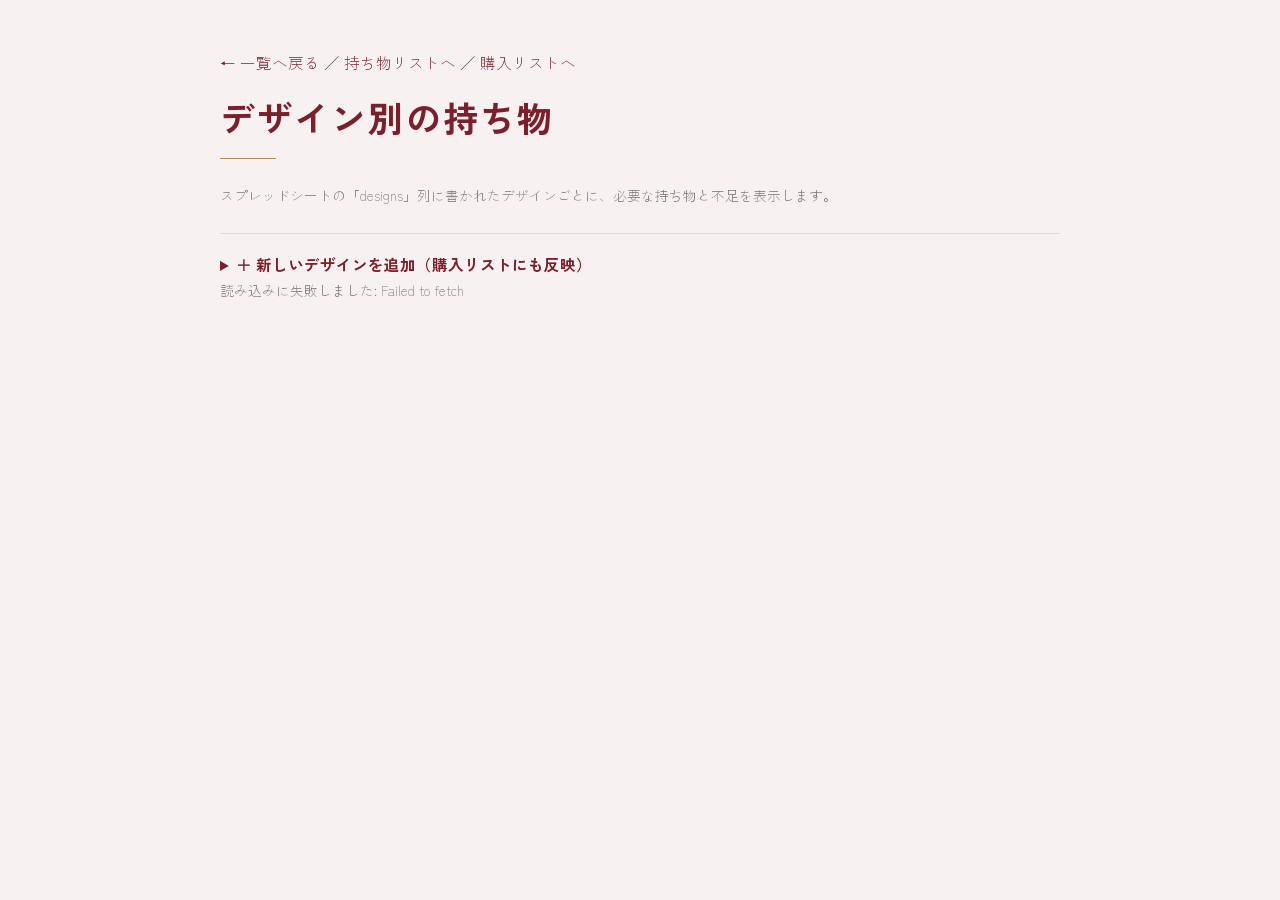
<file: tools/designs.html>
<!DOCTYPE html>
<html lang="ja">
<head>
  <meta charset="UTF-8">
  <meta name="viewport" content="width=device-width, initial-scale=1.0">
  <title>デザイン別の持ち物</title>
  <link rel="stylesheet" href="../assets/style.css">
</head>
<body>
  <p><a href="../index.html">← 一覧へ戻る</a> ／ <a href="index.html">持ち物リストへ</a> ／ <a href="shopping.html">購入リストへ</a></p>
  <h1>デザイン別の持ち物</h1>
  <p class="note">スプレッドシートの「designs」列に書かれたデザインごとに、必要な持ち物と不足を表示します。</p>

  <div id="list"></div>

  <details class="card" style="margin-top:24px">
    <summary style="cursor:pointer;font-weight:bold;color:#7a1f2b">＋ 新しいデザインを追加（購入リストにも反映）</summary>
    <form id="newform" style="margin-top:12px">
      <label style="display:block;font-size:.85rem">デザインのキー（英字・例: spring）
        <input id="nkey" required style="width:100%;box-sizing:border-box;padding:8px;border:1px solid #d6c5bd;border-radius:6px;font:inherit">
      </label>
      <label style="display:block;font-size:.85rem;margin-top:10px">表示名（例: Spring Pink）
        <input id="nname" style="width:100%;box-sizing:border-box;padding:8px;border:1px solid #d6c5bd;border-radius:6px;font:inherit">
      </label>

      <h3 style="font-size:.95rem;margin:14px 0 4px">今ある持ち物から使うもの（チェック）</h3>
      <div id="pick" class="meta"></div>

      <h3 style="font-size:.95rem;margin:14px 0 4px">新しく買うもの（1行に1つ）</h3>
      <p class="note" style="margin:0 0 6px">書式: 名前 | カテゴリ | 色・番号 | サイズ | 購入先<br>（カテゴリは「ジェル・ツール・パーツ・基本用品」のどれか。省略時は基本用品）</p>
      <textarea id="nnew" rows="6" style="width:100%;box-sizing:border-box;padding:8px;border:1px solid #d6c5bd;border-radius:6px;font:inherit" placeholder="ピンクパール | パーツ | ピンク | 約2mm | 未確定"></textarea>

      <div style="text-align:right;margin-top:14px">
        <button type="submit" id="save" style="background:#7a1f2b;color:#fff;border-color:#7a1f2b">保存して購入リストに反映</button>
      </div>
    </form>
  </details>

  <p id="msg" class="note"></p>

  <script src="../assets/config.js"></script>
  <script src="../assets/app.js"></script>
  <script>
    const $ = s => document.querySelector(s);
    let items = [];

    // デザインキー → 表示名とページ（表示名を変えたいときはここを書き換える）
    const DESIGNS = {
      harvard: { name: 'Harvard Law Chic（SET02）', page: '../designs/harvard-law-chic/index.html' }
    };

    async function reload() {
      if (!ND.configured()) {
        $('#msg').textContent = 'まだ設定されていません（assets/config.js にURLを入れてください）。';
        return;
      }
      try {
        items = await ND.list();
        render();
        renderPick();
      } catch (e) {
        $('#msg').textContent = '読み込みに失敗しました: ' + e.message;
      }
    }

    function render() {
      const keys = [...new Set(items.flatMap(ND.designsOf))];
      if (!keys.length) {
        $('#list').innerHTML = '<p class="done">「designs」列にデザイン名が入っている項目がありません。</p>';
        return;
      }
      $('#list').innerHTML = keys.map(key => {
        const d = DESIGNS[key] || { name: key, page: null };
        const need = items.filter(i => ND.designsOf(i).includes(key));
        const have = need.filter(i => i.status === '持ち物');
        const missing = need.filter(i => i.status === '購入リスト');
        const low = have.filter(i => i.low);
        const line = list => list.length
          ? list.map(i => `<li>${ND.esc(i.name)}${i.color ? '（' + ND.esc(i.color) + '）' : ''}</li>`).join('')
          : '<li>なし</li>';
        return `
          <section class="card" style="margin-bottom:16px">
            <h2 style="border:0;margin-top:0">${d.page ? `<a href="${d.page}">${ND.esc(d.name)}</a>` : ND.esc(d.name)}</h2>
            <p class="meta">持っている ${have.length} / ${need.length}</p>
            <h3 style="font-size:.95rem;margin:12px 0 4px">足りない（購入リスト）</h3>
            <ul class="meta">${line(missing)}</ul>
            <h3 style="font-size:.95rem;margin:12px 0 4px">残り少なめ</h3>
            <ul class="meta">${line(low)}</ul>
          </section>`;
      }).join('');
    }

    // 既存の項目から使うものを選ぶ一覧（持ち物・購入リストの両方）
    function renderPick() {
      $('#pick').innerHTML = items.length
        ? items.map(i => `
            <label style="display:flex;gap:8px;align-items:center;margin:4px 0">
              <input type="checkbox" value="${ND.esc(i.id)}">
              <span>${ND.esc(i.name)}${i.color ? '（' + ND.esc(i.color) + '）' : ''}
                <small>［${i.status === '持ち物' ? '持ち物' : '購入リスト'}］</small></span>
            </label>`).join('')
        : '<p class="empty">項目がまだありません。</p>';
    }

    $('#newform').addEventListener('submit', async e => {
      e.preventDefault();
      const key = $('#nkey').value.trim().toLowerCase().replace(/[^a-z0-9_-]/g, '');
      if (!key) return alert('デザインのキーは英字で入力してください（例: spring）');
      const btn = $('#save');
      btn.disabled = true;
      try {
        // 1) 今ある項目に、このデザインのキーを付ける
        for (const cb of $('#pick').querySelectorAll('input[type=checkbox]:checked')) {
          const it = items.find(i => i.id === cb.value);
          if (!it) continue;
          const keys = ND.designsOf(it);
          if (!keys.includes(key)) keys.push(key);
          await ND.send('update', { id: it.id, fields: { designs: keys.join(', ') } });
        }
        // 2) 新しく買うものを、購入リストに追加
        const lines = $('#nnew').value.split('\n').map(l => l.trim()).filter(Boolean);
        for (const line of lines) {
          const [name, cat, color, size, shop] = line.split('|').map(s => (s || '').trim());
          if (!name) continue;
          await ND.send('add', { item: {
            name,
            category: ND.categories.includes(cat) ? cat : '基本用品',
            color: color || '',
            size: size || '',
            shop: shop || '',
            designs: key,
            status: '購入リスト',
            low: false
          } });
        }
        $('#newform').reset();
        $('#msg').textContent = `「${key}」を追加しました。購入リストにも反映されています。` +
          `（表示名を付けるには、このページの DESIGNS に「${key}」を追加してください）`;
        await reload();
      } catch (err) {
        alert('追加できませんでした: ' + err.message);
      } finally {
        btn.disabled = false;
      }
    });

    reload();
  </script>
</body>
</html>
</file>
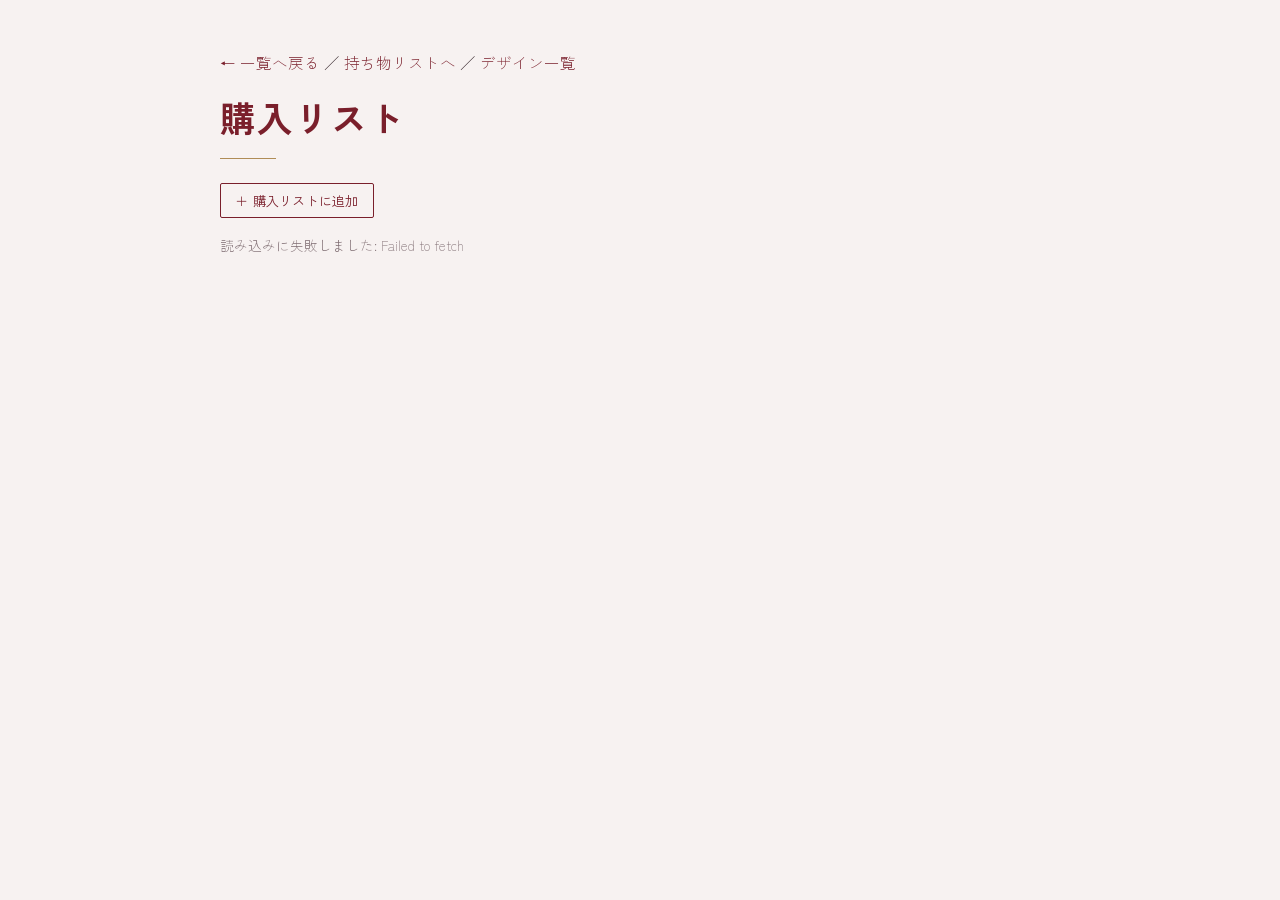
<file: tools/shopping.html>
<!DOCTYPE html>
<html lang="ja">
<head>
  <meta charset="UTF-8">
  <meta name="viewport" content="width=device-width, initial-scale=1.0">
  <title>購入リスト</title>
  <link rel="stylesheet" href="../assets/style.css?v=202611112114">
</head>
<body>
  <p><a href="../index.html">← 一覧へ戻る</a> ／ <a href="index.html">持ち物リストへ</a> ／ <a href="../designs/index.html">デザイン一覧</a></p>
  <h1>購入リスト</h1>
  <p><button id="add">＋ 購入リストに追加</button></p>

  <div id="low"></div>
  <div id="list"></div>
  <p id="msg" class="note"></p>

  <script src="../assets/config.js?v=202611112114"></script>
  <script src="../assets/app.js?v=202611112114"></script>
  <script>
    const $ = s => document.querySelector(s);
    let items = [];

    async function reload() {
      if (!ND.configured()) {
        $('#msg').textContent = 'まだ設定されていません。';
        return;
      }
      try {
        await ND.listFast(null, d => { items = d; render(); });
      } catch (e) {
        $('#msg').textContent = '読み込みに失敗しました: ' + e.message;
      }
    }

    function render() {
      // 上部: 持ち物のうち「少なめ」になっているもの（補充候補）
      const low = items.filter(i => i.status === '持ち物' && i.low);
      $('#low').innerHTML = low.length
        ? `<h2>残り少なめ（補充が必要）</h2>` + low.map(i => `
            <div class="row lowrow">
              <span>
                <strong>${ND.esc(i.name)}</strong>
                <small>${ND.esc([i.color, i.size, i.shop, i.sku ? '商品番号 ' + i.sku : ''].filter(Boolean).join(' ／ '))}</small>
              </span>
              <button data-restock="${ND.esc(i.id)}">購入リストに入れる</button>
            </div>`).join('')
        : '';

      // 本体: 購入リスト（少なめのものを各カテゴリの先頭に）
      const rest = items.filter(i => i.status === '購入リスト');
      $('#list').innerHTML = ND.categories.map(cat => {
        const rows = rest.filter(i => i.category === cat).sort((a, b) => Number(b.low) - Number(a.low));
        if (!rows.length) return '';
        return `<h2>${ND.esc(cat)}</h2>` + rows.map(i => `
          <div class="row">
            <input type="checkbox" data-check="${ND.esc(i.id)}" title="持ち物に移動">
            <span>
              <strong>${ND.esc(i.name)}</strong>${i.low ? ' <span class="badge-inline">少なめ</span>' : ''}
              <small>${ND.esc([i.color, i.size, i.shop, i.sku ? '商品番号 ' + i.sku : '', i.note].filter(Boolean).join(' ／ '))}</small>
            </span>
            <button data-edit="${ND.esc(i.id)}">編集</button>
          </div>`).join('');
      }).join('') || '<p class="done">まだありません。</p>';
    }

    // 購入リストに戻す（補充候補 → 購入リスト）
    $('#low').addEventListener('click', async e => {
      const b = e.target.closest('button[data-restock]');
      if (!b) return;
      const item = items.find(i => i.id === b.dataset.restock);
      if (!item) return;
      item.status = '購入リスト';
      render();
      ND.later(() => ND.send('setStatus', { id: item.id, status: '購入リスト' }), reload);
    });

    // チェック → 持ち物へ移動（少なめの印は外す）
    $('#list').addEventListener('change', async e => {
      if (!e.target.matches('input[type=checkbox]')) return;
      const id = e.target.dataset.check;
      const item = items.find(i => i.id === id);
      if (!item) return;
      item.status = '持ち物';
      item.low = false;
      render();
      ND.later(async () => {
        await ND.send('setStatus', { id, status: '持ち物' });
        await ND.send('setLow', { id, low: false });
      }, reload);
    });

    $('#list').addEventListener('click', e => {
      const b = e.target.closest('button[data-edit]');
      if (!b) return;
      const item = items.find(i => i.id === b.dataset.edit);
      ND.openEditor(item, f => {
        Object.assign(item, f);
        render();
        ND.later(() => ND.send('update', { id: item.id, fields: f }), reload);
      }, { onDelete: () => { ND.removeItem(item, reload); render(); } });
    });

    $('#add').onclick = () => ND.openEditor(null, f => {
      const item = { ...f, status: '購入リスト', low: false };
      items.push({ ...item, id: 'tmp' + Date.now() });
      render();
      ND.later(() => ND.send('add', { item }), reload);
    });

    reload();
  </script>
</body>
</html>
</file>
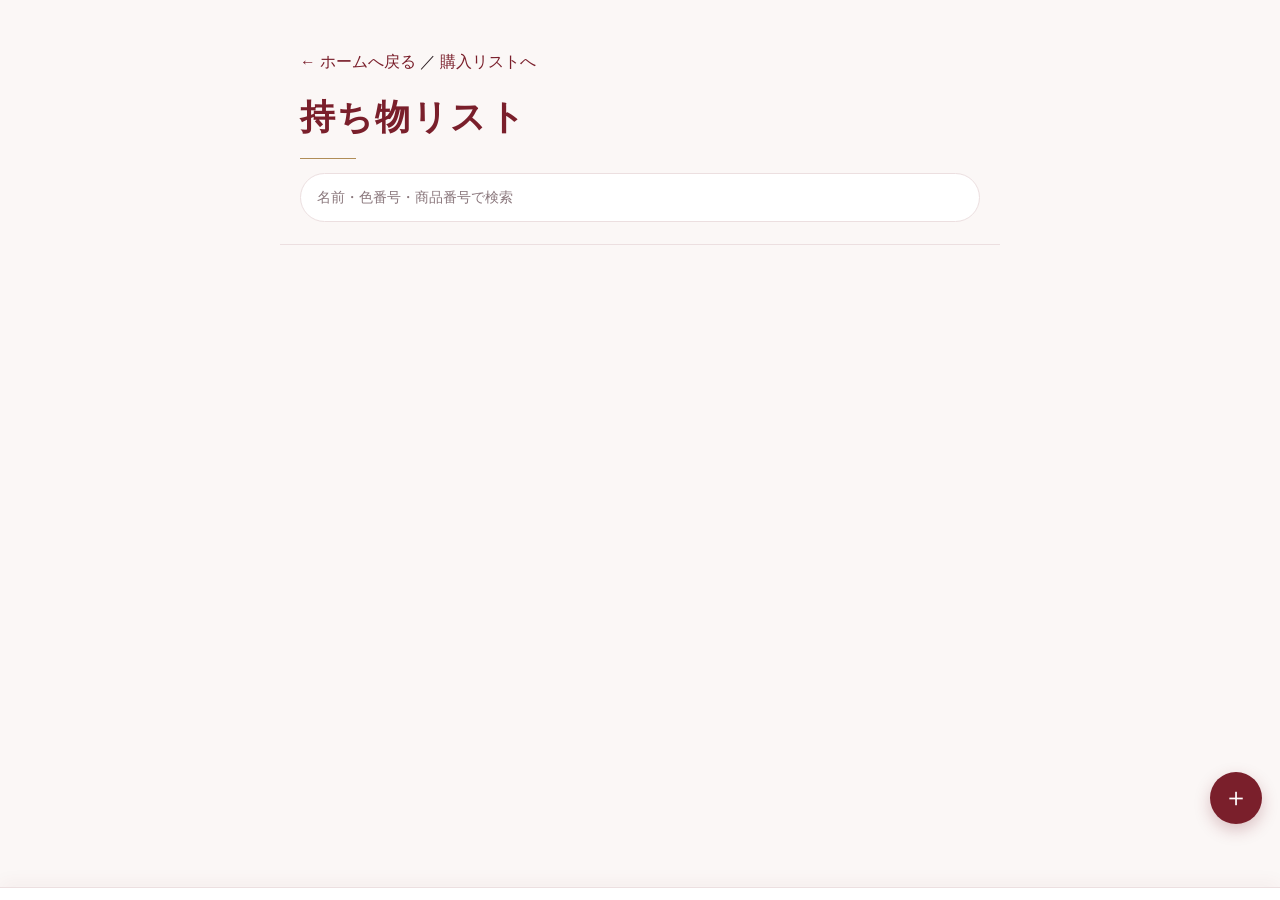
<file: tools/v2.html>
<!DOCTYPE html>
<html lang="ja">
<head>
  <meta charset="UTF-8">
  <meta http-equiv="refresh" content="0; url=index.html">
  <title>持ち物リスト</title>
</head>
<body><a href="index.html">持ち物リストへ</a></body>
</html>
</file>
<file: assets/style.css>
@import url('https://fonts.googleapis.com/css2?family=Zen+Kaku+Gothic+New:wght@300;400;500;700&display=swap');

:root {
  --ink: #2a1c20;
  --muted: #7d6b70;
  --paper: #f7f2f1;
  --surface: #ffffff;
  --bordeaux: #7a1f2b;
  --gold: #b08d57;
  --line: #e4d6d6;
  --serif: 'Zen Kaku Gothic New', 'Hiragino Sans', 'Noto Sans JP', sans-serif; /* 見出し用（読みやすいゴシック・太字） */
  --sans: 'Zen Kaku Gothic New', 'Hiragino Sans', 'Noto Sans JP', sans-serif;
}

* { box-sizing: border-box; }

body {
  font-family: var(--sans);
  font-weight: 300;
  font-size: 15.5px;
  line-height: 1.85;
  color: var(--ink);
  background: var(--paper);
  margin: 0 auto;
  padding: 32px 20px 56px;
  max-width: 880px;
}

h1 {
  font-family: var(--serif);
  font-weight: 700;
  color: var(--bordeaux);
  font-size: clamp(1.7rem, 4vw, 2.2rem);
  letter-spacing: .06em;
  line-height: 1.4;
  margin: 8px 0 24px;
  padding-bottom: 18px;
  position: relative;
}
h1::after {
  content: '';
  position: absolute;
  left: 0;
  bottom: 0;
  width: 56px;
  height: 1px;
  background: var(--gold);
}

h2 {
  font-family: var(--serif);
  font-weight: 700;
  color: var(--bordeaux);
  font-size: 1.12rem;
  letter-spacing: .04em;
  margin: 36px 0 12px;
  padding-top: 14px;
  border-top: 1px solid var(--line);
}

a {
  color: var(--bordeaux);
  text-decoration: none;
  border-bottom: 1px solid transparent;
  transition: border-color .2s;
}
a:hover { border-bottom-color: var(--gold); }

:focus-visible { outline: 1px solid var(--gold); outline-offset: 3px; }

.note {
  font-size: .85rem;
  color: var(--muted);
  line-height: 1.9;
  margin: 0 0 16px;
}

button {
  font-family: var(--sans);
  font-weight: 400;
  font-size: .82rem;
  letter-spacing: .02em;
  color: var(--bordeaux);
  background: transparent;
  border: 1px solid var(--bordeaux);
  border-radius: 2px;
  padding: 7px 14px;
  cursor: pointer;
  transition: background .2s, color .2s;
}
button:hover { background: var(--bordeaux); color: #fff; }
button:disabled { opacity: .45; cursor: default; }
button:disabled:hover { background: transparent; color: var(--bordeaux); }

/* タブ（文字のみ、選択中に金の下線） */
.tabs { display: flex; flex-wrap: wrap; gap: 4px 18px; margin: 20px 0 8px; border-bottom: 1px solid var(--line); }
.tabs button {
  border: 0;
  border-radius: 0;
  background: transparent;
  color: var(--muted);
  padding: 8px 0 10px;
  margin-bottom: -1px;
  border-bottom: 1px solid transparent;
}
.tabs button:hover { background: transparent; color: var(--ink); }
.tabs button.on { color: var(--bordeaux); border-bottom-color: var(--gold); }

/* 写真つきの一覧（罫線で区切る） */
.grid { display: grid; grid-template-columns: repeat(auto-fill, minmax(230px, 1fr)); gap: 28px 24px; margin-top: 8px; }

.card, .row, .prompt {
  background: transparent;
  border: 0;
  border-top: 1px solid var(--line);
  padding: 16px 0 0;
  position: relative;
}
.row { display: flex; gap: 14px; align-items: center; padding: 14px 0; }
.row span { flex: 1; }
.row small { display: block; color: var(--muted); font-size: .8rem; line-height: 1.7; }
.row input[type=checkbox] { width: 16px; height: 16px; flex-shrink: 0; accent-color: var(--bordeaux); }

.card img {
  width: 100%;
  aspect-ratio: 4 / 3;
  object-fit: cover;
  border-radius: 0;
  border: 1px solid var(--line);
  margin-bottom: 12px;
  display: block;
}
.card h3 {
  font-family: var(--serif);
  font-weight: 600;
  font-size: 1.02rem;
  letter-spacing: .03em;
  margin: 0 0 6px;
}
.card img.zoom { cursor: zoom-in; }

.meta { font-size: .84rem; color: var(--muted); line-height: 1.85; }

/* 少なめ：バッジではなく、文字と細い枠で控えめに */
.badge {
  position: absolute;
  top: 16px;
  right: 0;
  font-size: .72rem;
  color: var(--bordeaux);
  border: 1px solid var(--bordeaux);
  padding: 1px 8px;
  background: var(--paper);
}
.badge-inline {
  font-size: .72rem;
  color: var(--bordeaux);
  border: 1px solid var(--bordeaux);
  padding: 0 6px;
  margin-left: 6px;
  vertical-align: middle;
}
.lowrow { border-left: 2px solid var(--bordeaux); padding-left: 14px; }

.actions { margin-top: 12px; display: flex; flex-wrap: wrap; gap: 8px; }
.actions button { font-size: .78rem; padding: 5px 11px; }

.empty, .done { color: var(--muted); font-size: .9rem; padding: 24px 0; }

/* ダイアログ（追加・編集） */
dialog {
  border: 1px solid var(--gold);
  border-radius: 2px;
  background: var(--paper);
  color: var(--ink);
  width: min(92vw, 440px);
  padding: 22px 22px 18px;
  box-shadow: none;
}
dialog::backdrop { background: rgba(42, 28, 32, .35); }
dialog h3 {
  font-family: var(--serif);
  font-weight: 600;
  color: var(--bordeaux);
  font-size: 1.1rem;
  margin: 0 0 6px;
}
dialog label { display: block; font-size: .83rem; color: var(--muted); margin-top: 14px; }
dialog input, dialog select, dialog textarea, form input, form select, form textarea {
  width: 100%;
  box-sizing: border-box;
  padding: 9px 10px;
  border: 1px solid var(--line);
  border-radius: 2px;
  background: var(--surface);
  font: inherit;
  color: var(--ink);
  margin-top: 5px;
}
dialog input:focus, dialog select:focus, dialog textarea:focus, form input:focus, form textarea:focus {
  outline: none;
  border-color: var(--gold);
}
dialog button[type=submit] { background: var(--bordeaux); color: #fff; }
dialog button[type=submit]:hover { background: #5c1620; }
.btns { text-align: right; margin-top: 18px; }

/* 追加・編集の入力画面：下から出るシート。
   中身だけがスクロールし、保存ボタンはいつも下に見える。背景は動かない */
html:has(dialog[open]) { overflow: hidden; }
#nd-dlg, #pr-dlg, #new-dlg {
  margin: auto auto 0; width: 100%; max-width: 560px; max-height: 92dvh;
  padding: 0; border: 0; border-radius: 18px 18px 0 0; overflow: hidden;
  background: var(--surface); box-shadow: 0 -10px 30px rgba(42, 28, 32, .12);
}
#nd-dlg[open], #pr-dlg[open], #new-dlg[open] { animation: nd-up .25s ease-out; }
@keyframes nd-up { from { transform: translateY(32px); opacity: 0; } to { transform: none; opacity: 1; } }
#nd-dlg form, #pr-dlg form, #new-dlg form { display: flex; flex-direction: column; max-height: 92dvh; }
.form-head { padding: 16px 20px 10px; border-bottom: 1px solid var(--line); flex-shrink: 0; }
.form-head h3 { margin: 0 !important; }
.form-head:focus { outline: none; }
.form-body { flex: 1; overflow-y: auto; overscroll-behavior: contain; -webkit-overflow-scrolling: touch; padding: 4px 20px 20px; }
.form-foot {
  flex-shrink: 0; display: flex; gap: 10px; background: var(--surface);
  padding: 12px 20px calc(12px + env(safe-area-inset-bottom)); border-top: 1px solid var(--line);
}
.form-del { padding: 0 20px 14px; flex-shrink: 0; display: flex; gap: 18px; flex-wrap: wrap; }
.form-del button { border: 0; padding: 4px 0; font-size: .8rem; color: var(--rose, #b23a4e); background: transparent; text-decoration: underline; text-underline-offset: 3px; }
.form-del button:hover { background: transparent; color: #8a1f33; }
.form-foot button { flex: 1; padding: 12px 8px; border-radius: 10px; font-size: .92rem; }
/* 16px 未満だと iPhone が入力時に画面を拡大して、がたつく原因になる */
dialog input, dialog select, dialog textarea { font-size: 16px; }
dialog textarea { resize: vertical; line-height: 1.7; }
@media (prefers-reduced-motion: reduce) { #nd-dlg[open], #pr-dlg[open], #new-dlg[open] { animation: none; } }
.btns button { margin-left: 6px; }

/* ホームのメニュー：ノートの目次のように罫線で並べる */
.menu { list-style: none; padding: 0; margin: 8px 0 0; }
.menu li { border-top: 1px solid var(--line); }
.menu li:last-child { border-bottom: 1px solid var(--line); }
.menu a {
  display: block;
  padding: 18px 0;
  color: var(--ink);
  border-bottom: 0;
}
.menu a:hover { color: var(--bordeaux); }
.menu a strong, .menu a .title {
  display: block;
  font-family: var(--serif);
  font-weight: 700;
  font-size: 1.25rem;
  letter-spacing: .04em;
  color: var(--bordeaux);
}
.menu a span { display: block; font-size: .83rem; color: var(--muted); margin-top: 2px; }

.lowbox { margin-top: 36px; padding: 0 0 0 16px; border-left: 2px solid var(--bordeaux); }
.lowbox h2 { border: 0; padding: 0; margin: 0 0 8px; font-size: 1rem; }
.lowbox ul { margin: 0; padding-left: 18px; font-size: .9rem; line-height: 1.9; }

/* タグを選ぶ札（編集画面） */
.nd-tags { border: 0; padding: 0; margin: 14px 0 0; }
.nd-tags legend { font-size: .83rem; color: var(--muted); padding: 0; margin-bottom: 6px; }
dialog label.nd-chip { display: inline-block; margin: 0 6px 6px 0; }
.nd-chip input { position: absolute; opacity: 0; width: 0; height: 0; }
.nd-chip span {
  display: inline-block; font-size: .76rem; padding: 3px 10px;
  border: 1px solid var(--line); border-radius: 999px; color: var(--ink); background: var(--surface); cursor: pointer;
}
.nd-chip input:checked + span { background: var(--bordeaux); border-color: var(--bordeaux); color: #fff; }
.nd-chip input:focus-visible + span { outline: 1px solid var(--gold); outline-offset: 2px; }

/* 指示プロンプト */
.prompt pre {
  white-space: pre-wrap;
  word-break: break-word;
  font-family: var(--sans);
  font-weight: 300;
  font-size: .86rem;
  line-height: 1.85;
  background: var(--surface);
  border: 1px solid var(--line);
  border-radius: 2px;
  padding: 14px 16px;
  margin: 10px 0 0;
  max-height: 9.5em;
  overflow: hidden;
}
.prompt.open pre { max-height: none; }
.prompt h3 { font-family: var(--serif); font-weight: 600; font-size: 1.02rem; margin: 0; letter-spacing: .03em; }
.prompt .actions { margin-top: 10px; }
.more { font-size: .78rem; color: var(--muted); border: 0; padding: 4px 0; background: transparent; }
.more:hover { background: transparent; color: var(--bordeaux); }
.prompt .grid, #list.prompts { display: block; }

/* 画像の拡大（ライトボックス） */
#nd-lb { border: 0; background: transparent; box-shadow: none; }

@media (prefers-reduced-motion: reduce) {
  * { transition: none !important; }
}

/* サムネイルの切り抜き */
#nd-crop {
  margin: auto auto 0; width: 100%; max-width: 560px; padding: 0; border: 0;
  border-radius: 18px 18px 0 0; background: var(--surface); box-shadow: 0 -10px 30px rgba(42, 28, 32, .12);
}
#nd-crop[open] { animation: nd-up .25s ease-out; }
.crop-body { padding: 16px 20px 8px; display: flex; flex-direction: column; align-items: center; gap: 14px; }
.crop-frame {
  position: relative; width: min(70vw, 300px); aspect-ratio: 4 / 5; overflow: hidden;
  border-radius: 16px; background: var(--paper); touch-action: none; cursor: grab;
  box-shadow: 0 0 0 1px var(--line);
}
.crop-frame img { position: absolute; left: 0; top: 0; max-width: none; user-select: none; -webkit-user-select: none; pointer-events: none; }
.crop-zoom { display: flex; align-items: center; gap: 10px; width: min(70vw, 300px); font-size: .8rem; color: var(--muted); }
.crop-zoom input { flex: 1; accent-color: var(--bordeaux); margin: 0 !important; padding: 0 !important; border: 0 !important; }

#nd-crop [data-ok] { background: var(--bordeaux); color: #fff; }
#nd-crop [data-ok]:hover { background: #5c1620; }
.form-top { display: flex; gap: 8px; padding: 12px 20px; border-bottom: 1px solid var(--line); flex-shrink: 0; }
.form-top button { flex: 1; border-radius: 999px; font-size: .8rem; padding: 8px 6px; }
#nd-unlink { border-color: var(--line); color: var(--muted); }
</file>
